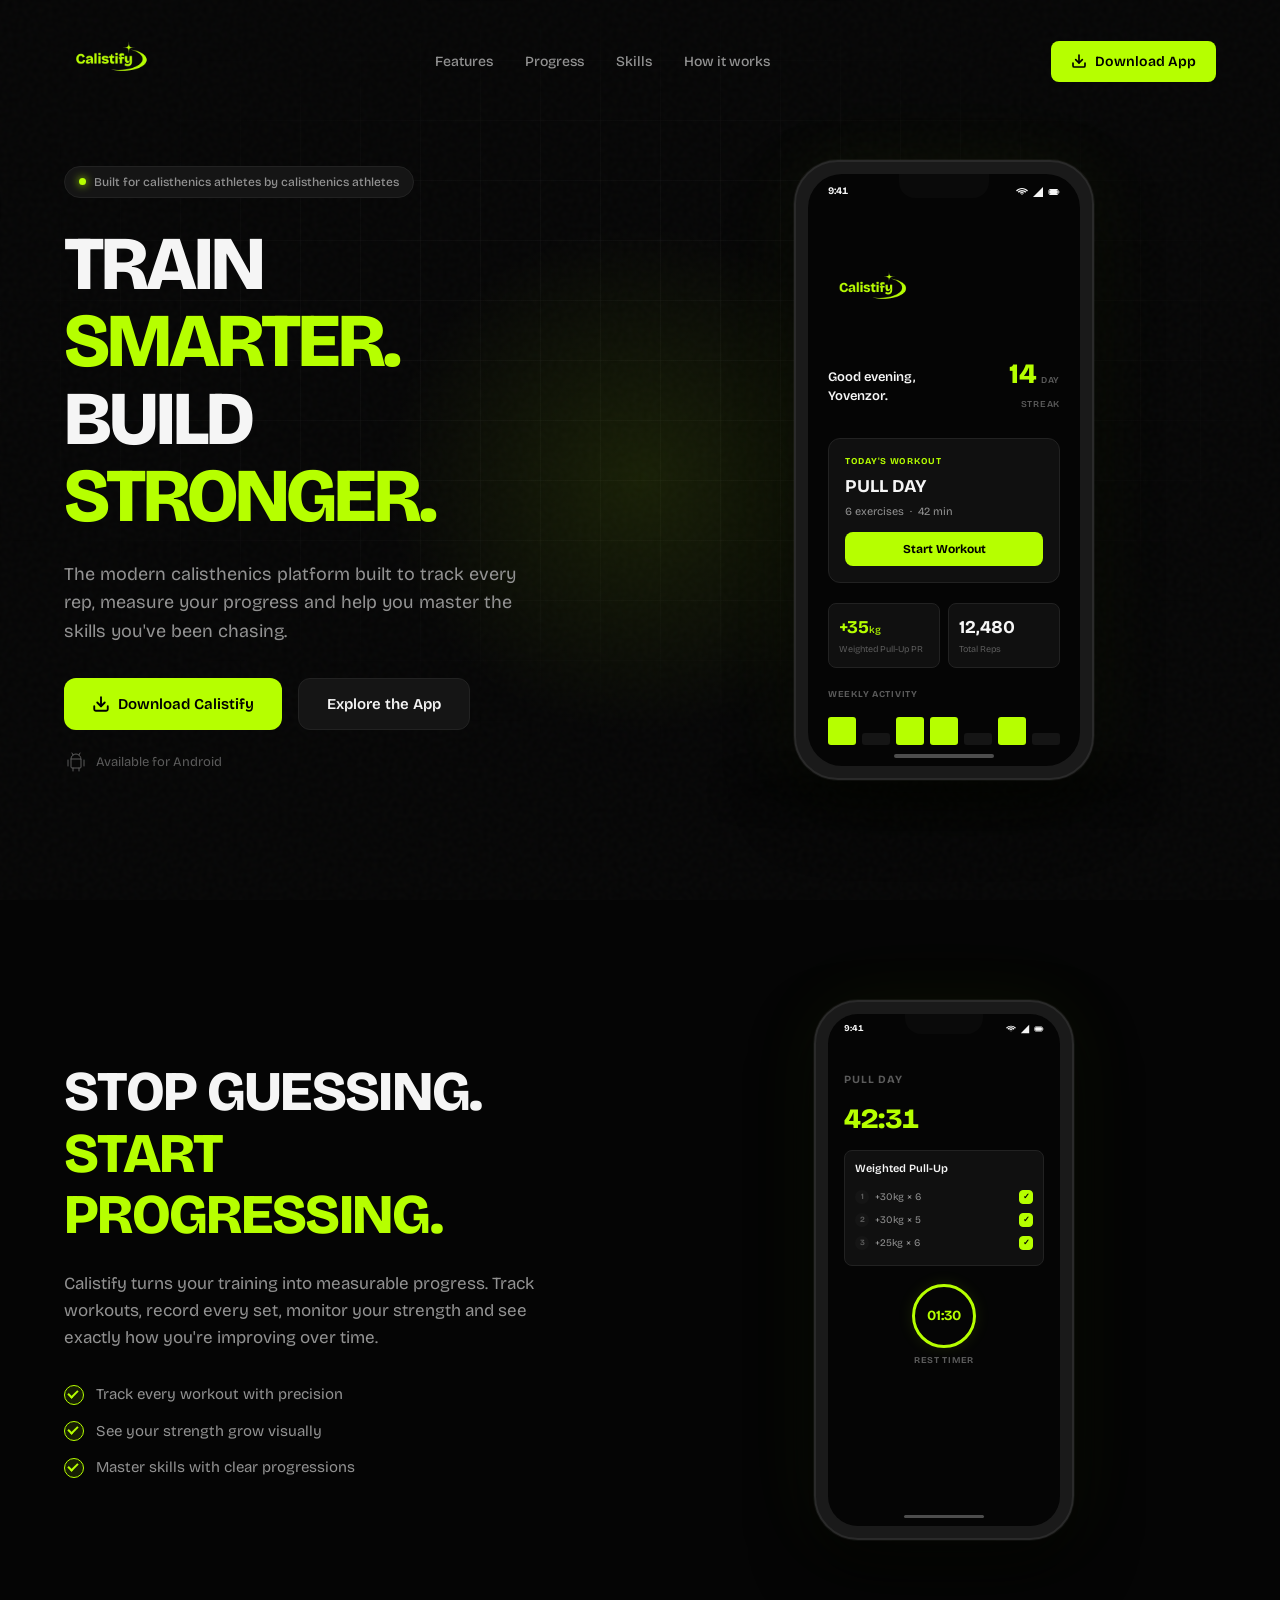
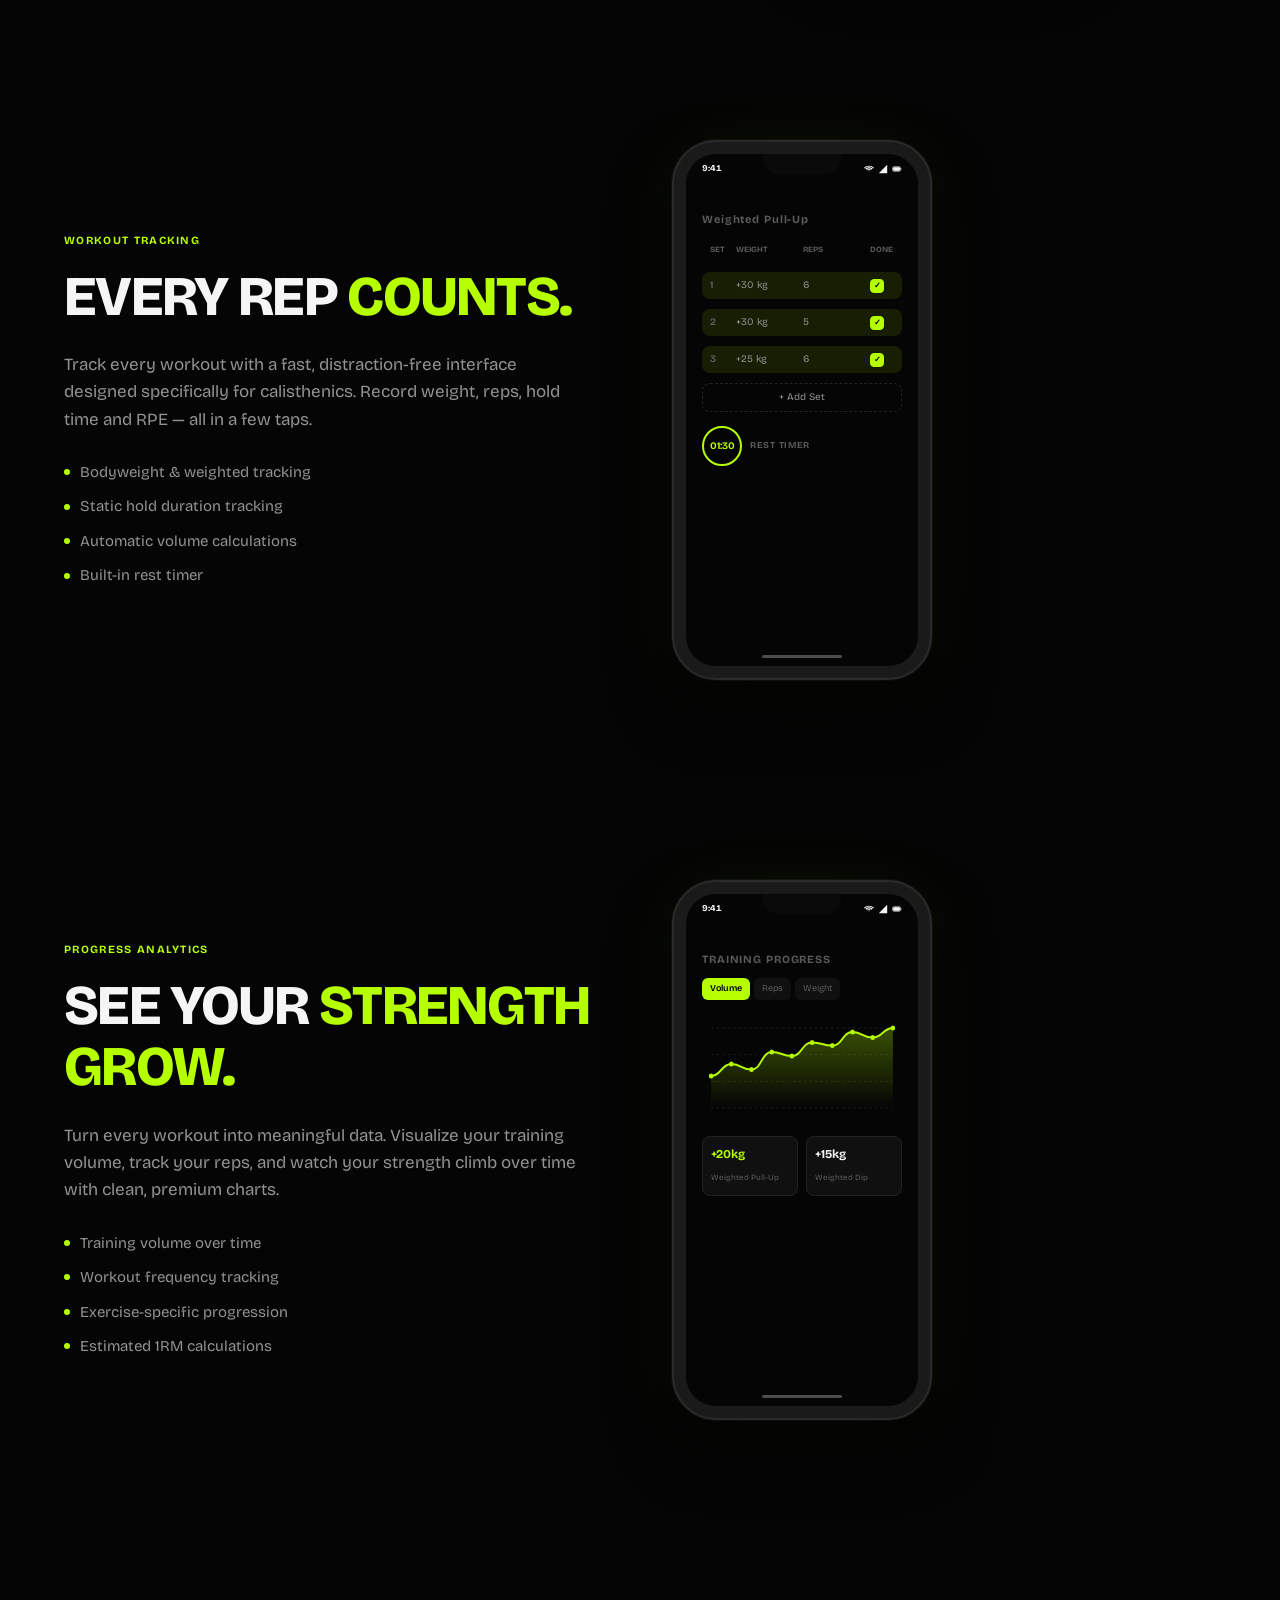
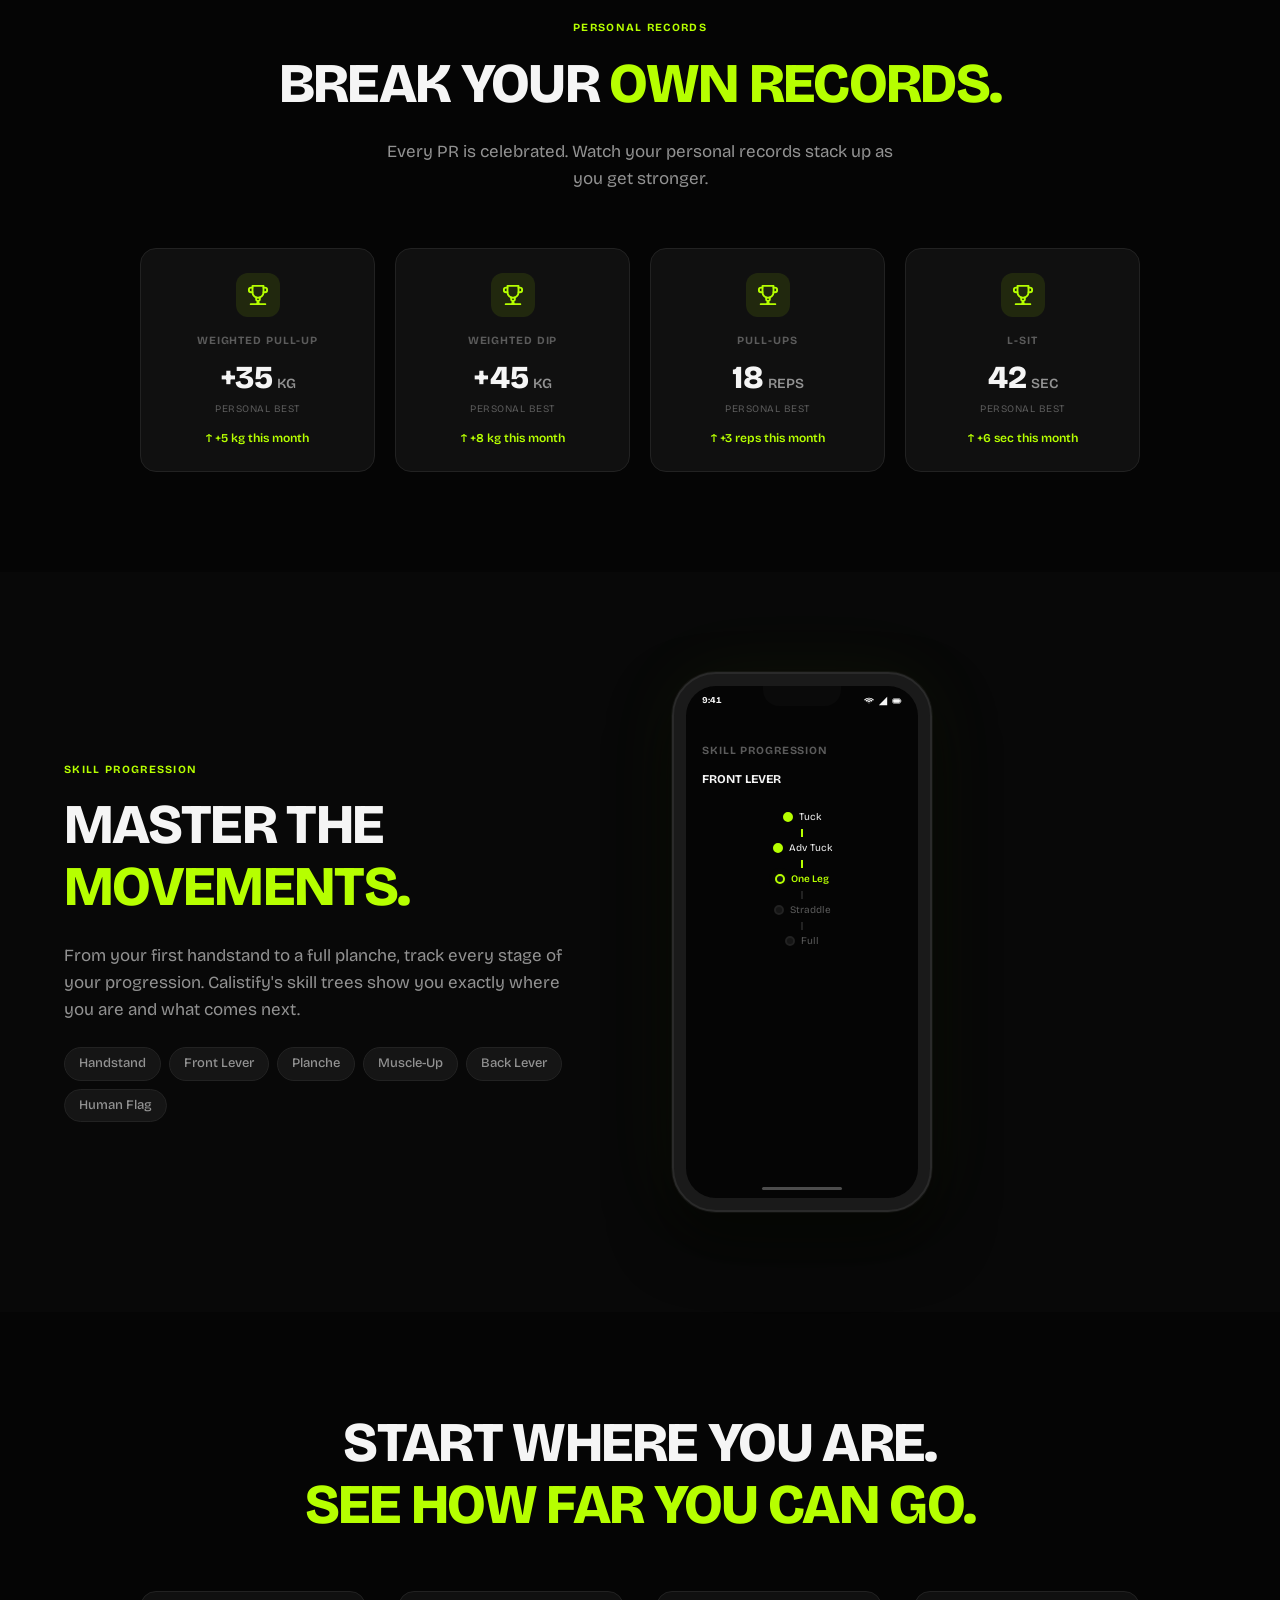
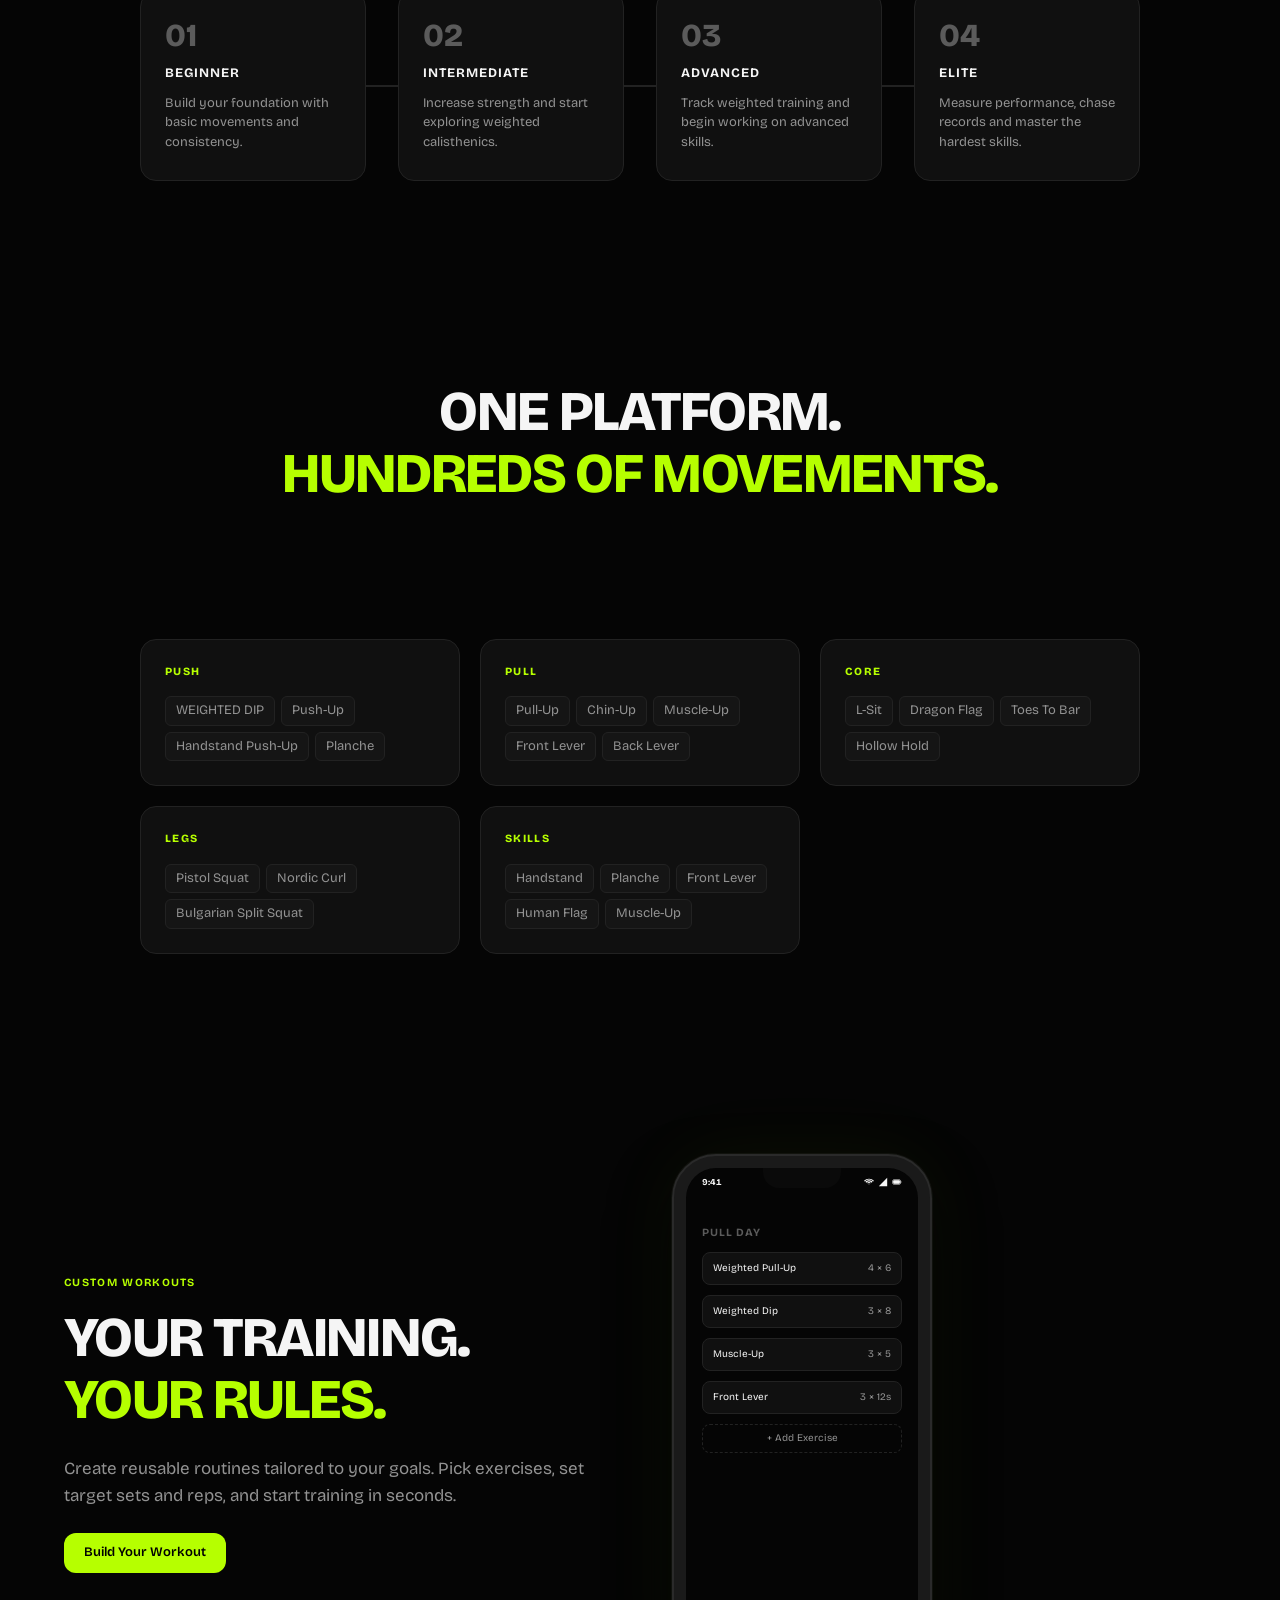
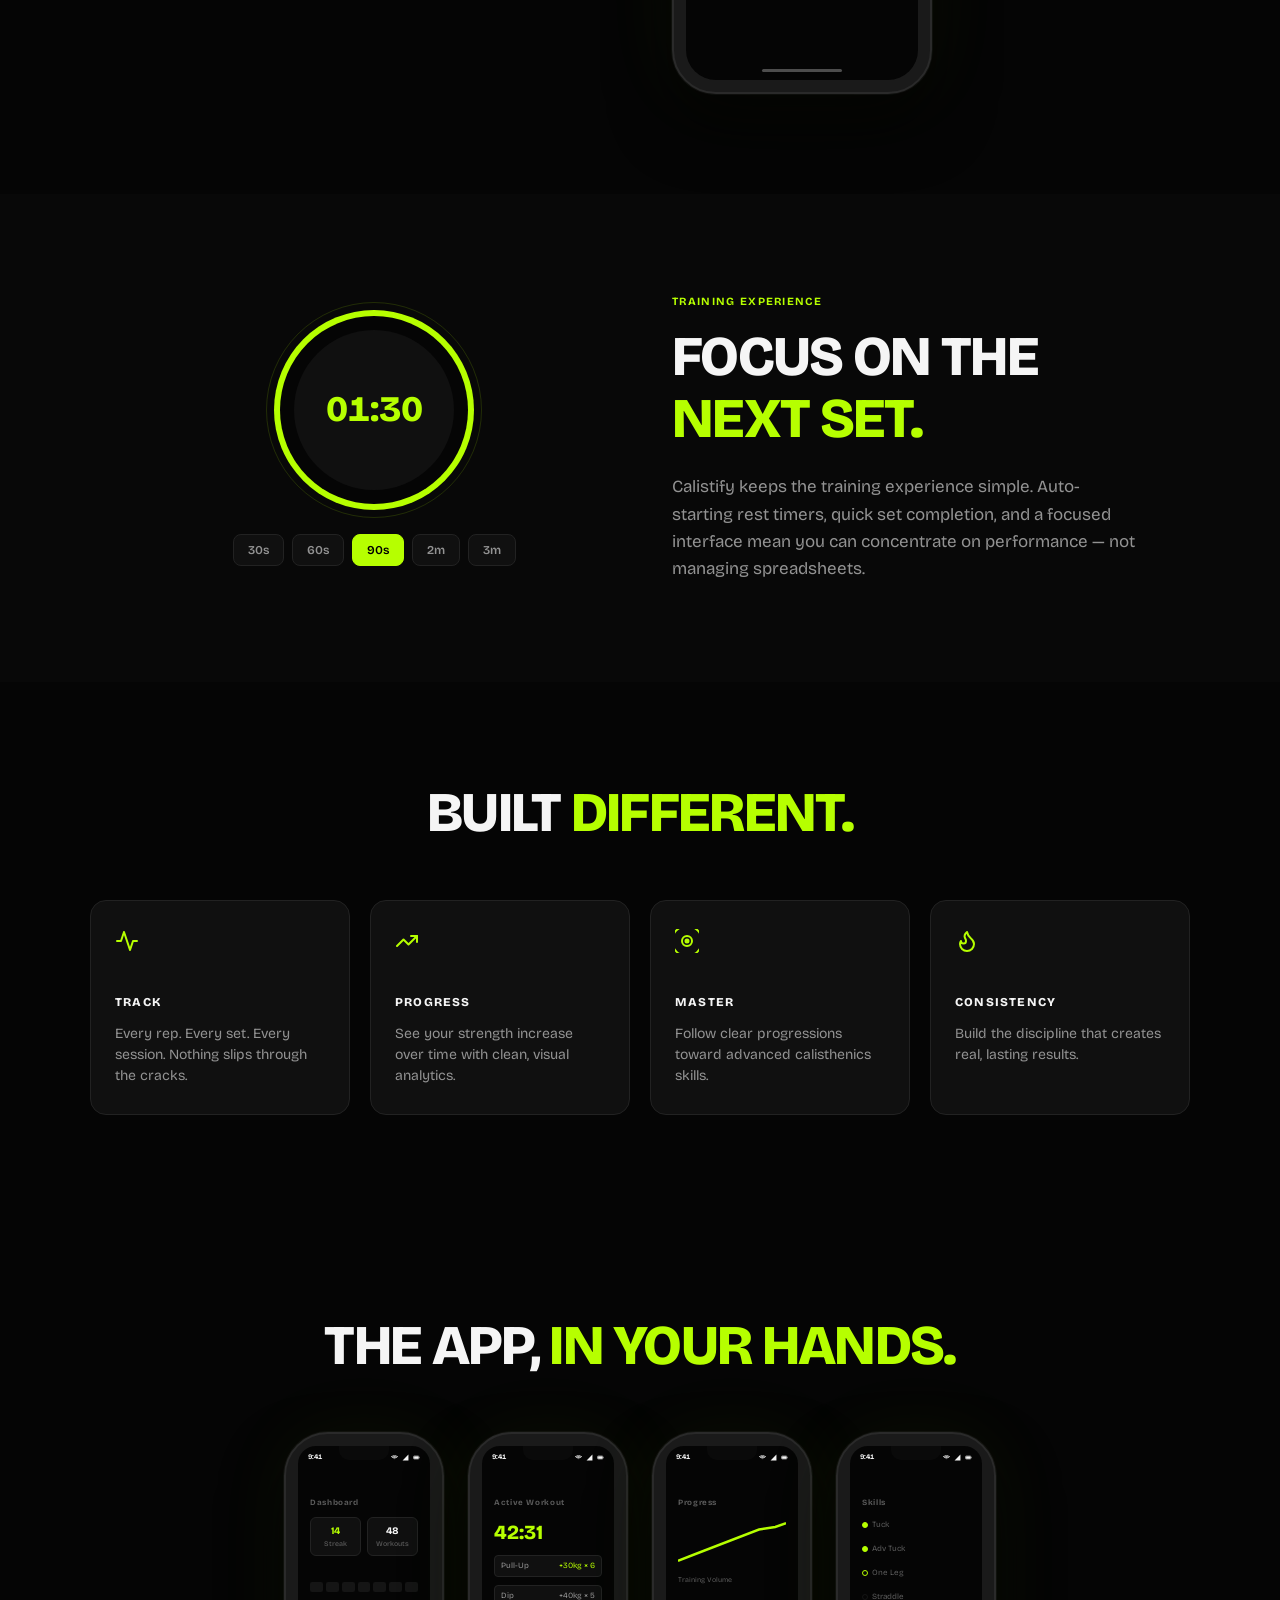
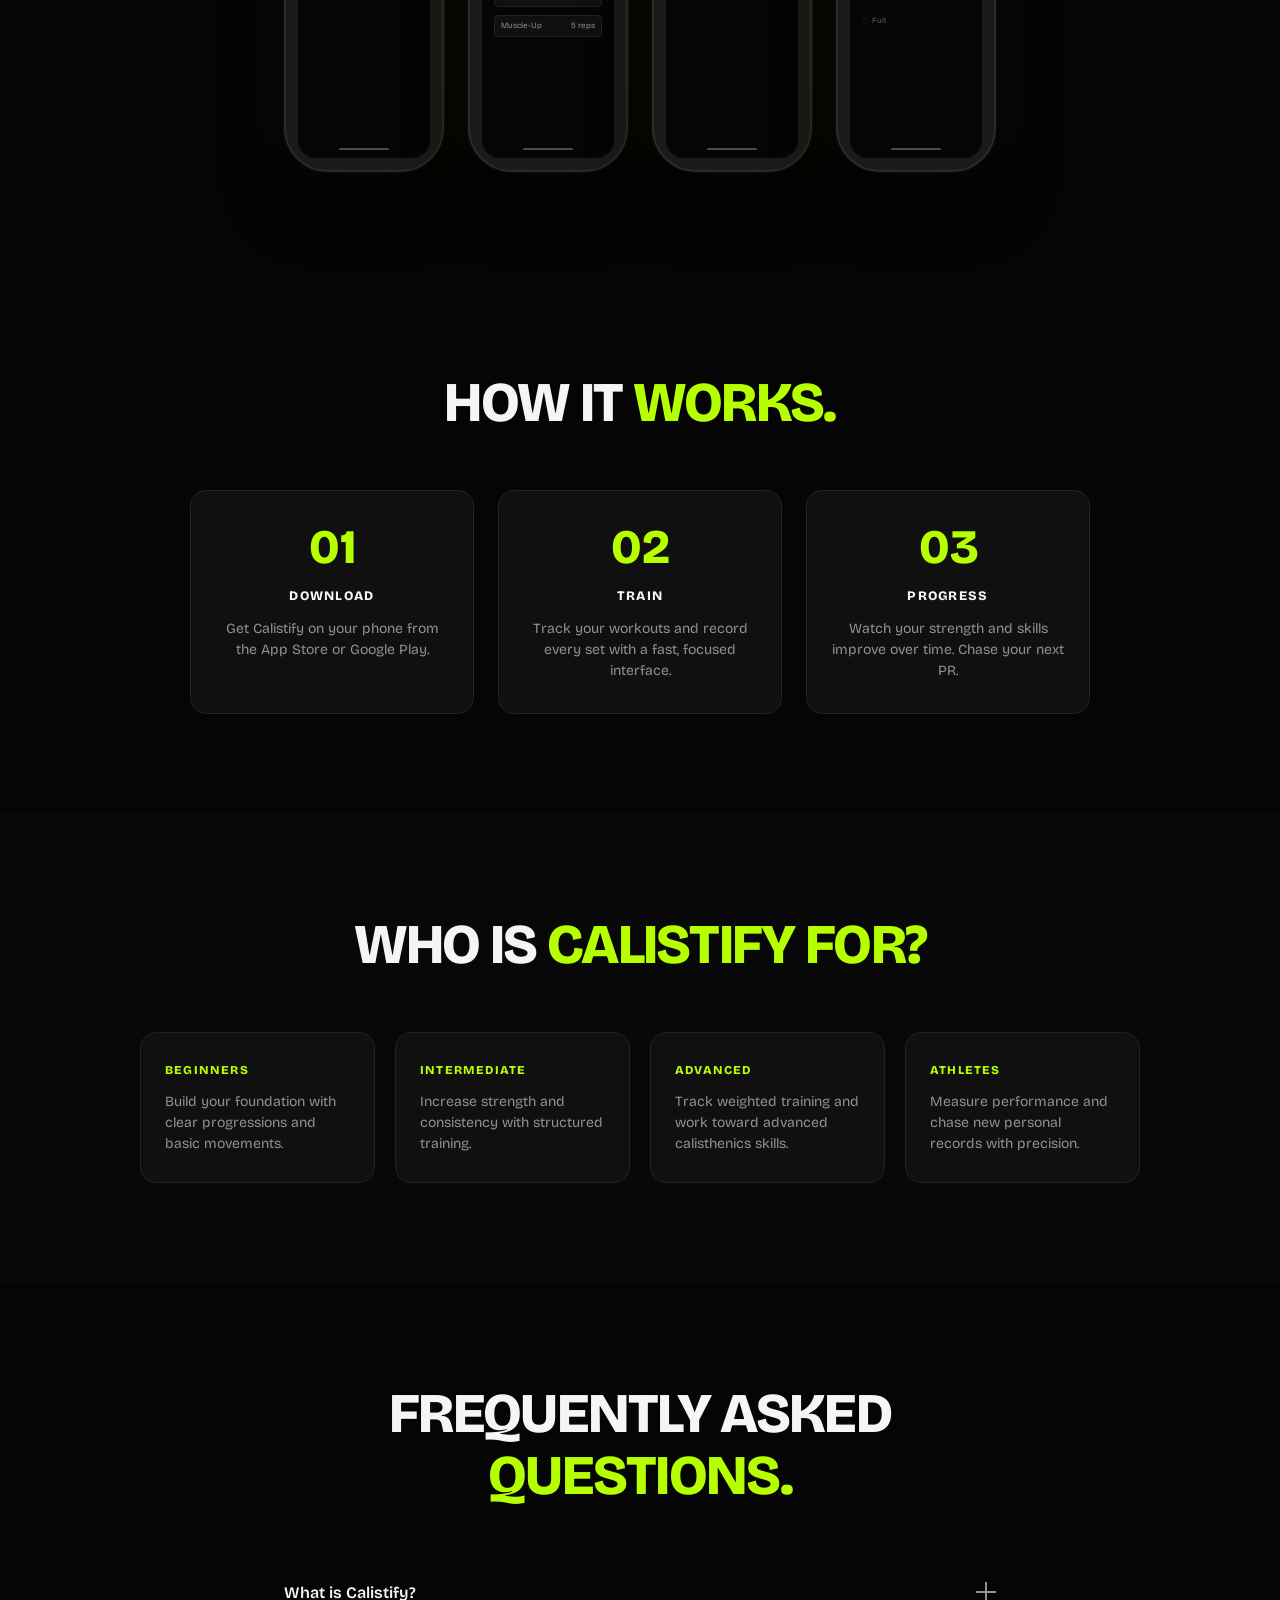
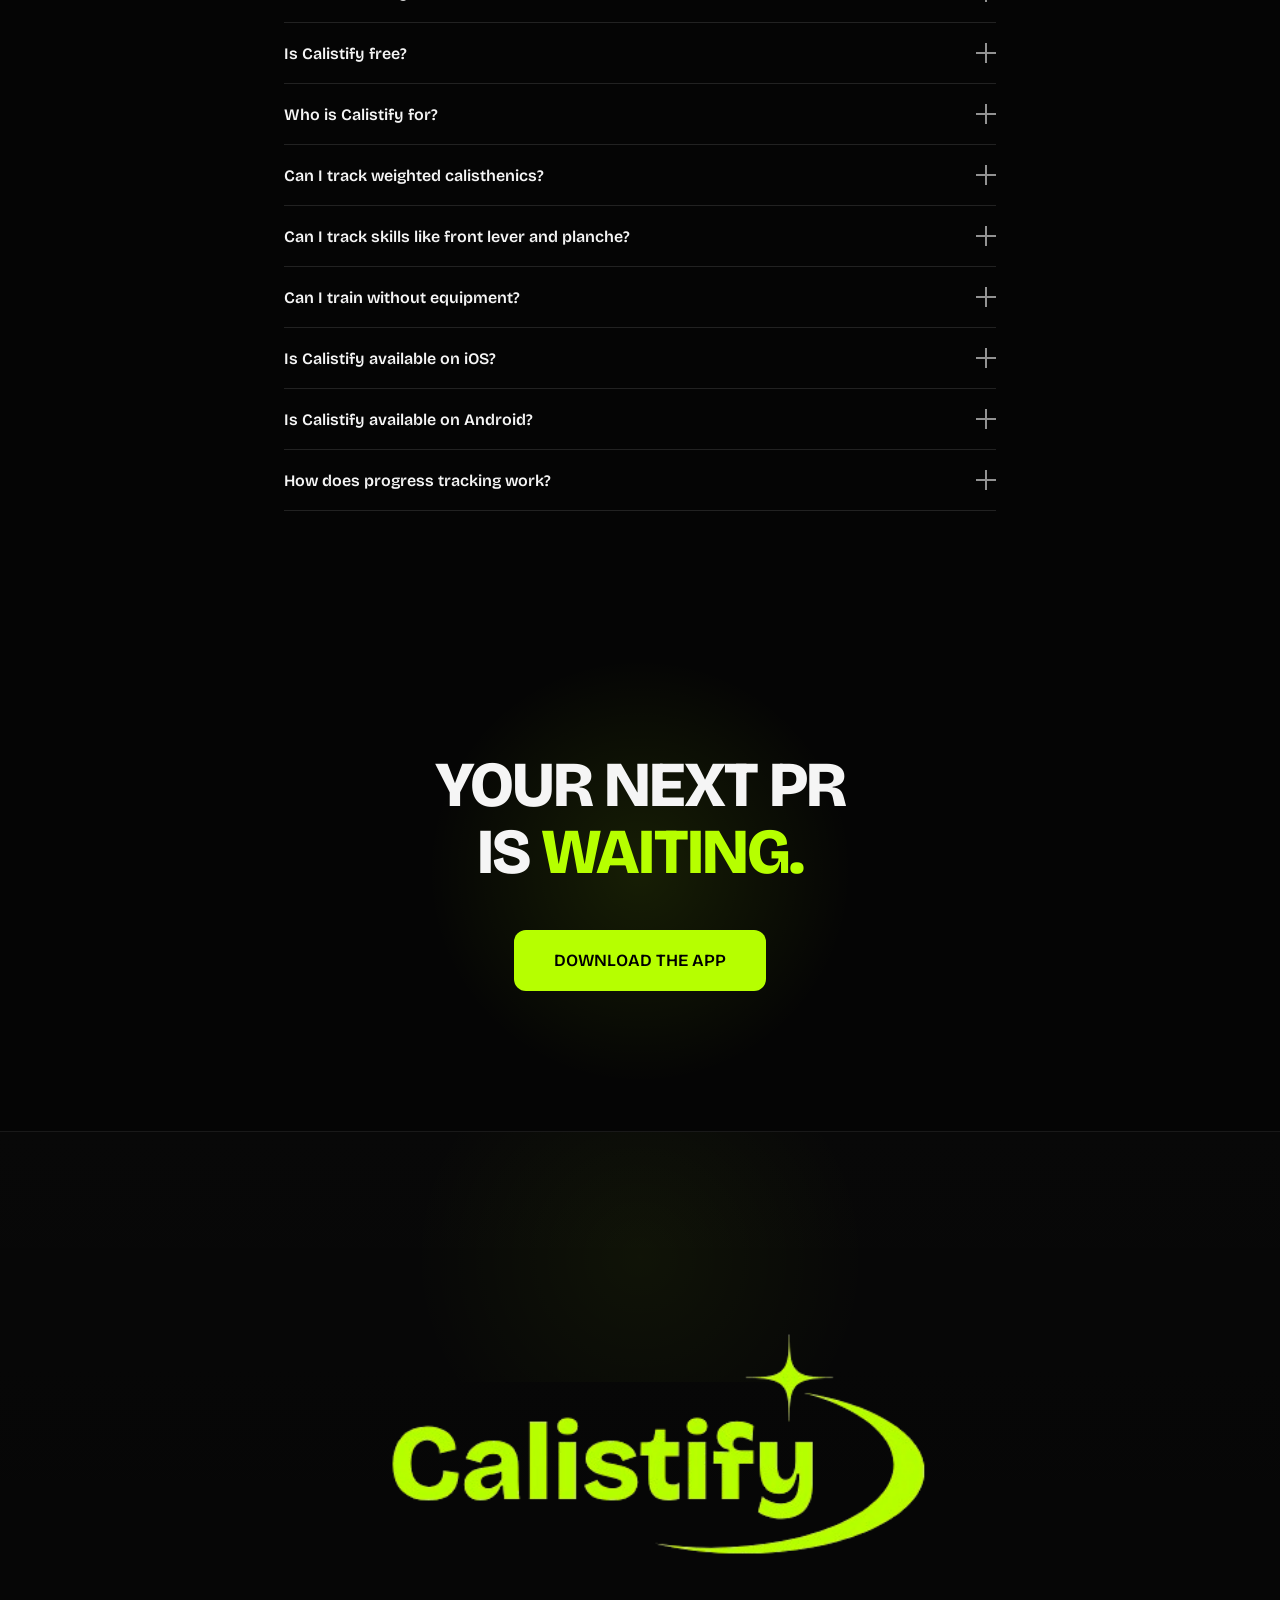
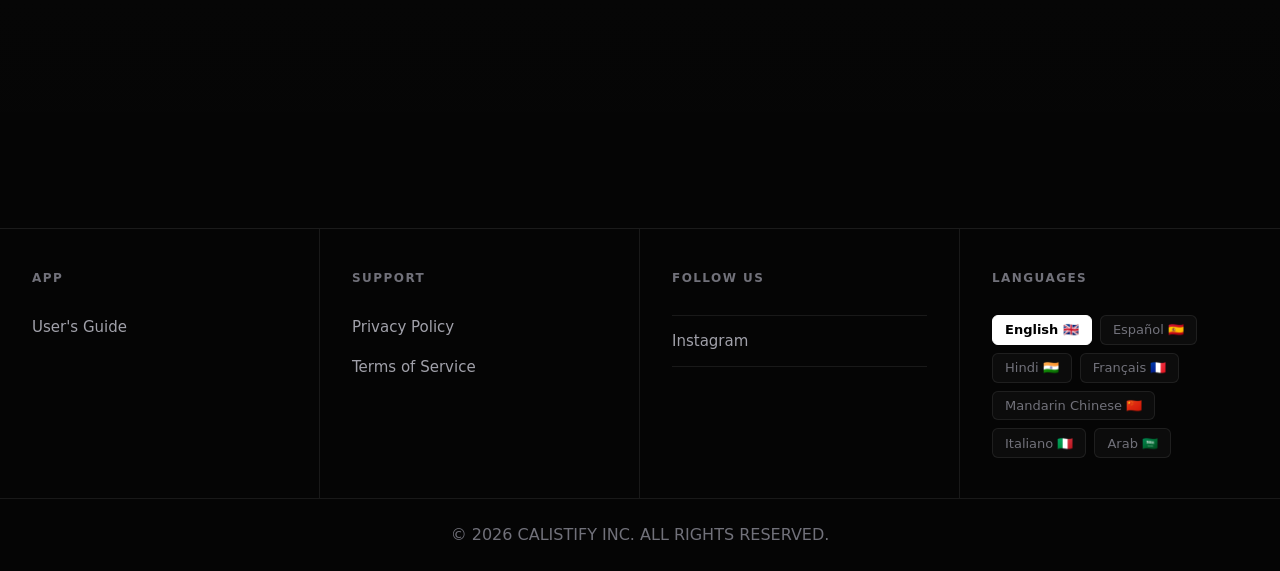
<file: index.html>
<!doctype html>
<html lang="en">
  <head>
    <meta charset="UTF-8" />
    <link rel="icon" type="image/svg+xml" href="./public/logo.png" />
    <meta name="viewport" content="width=device-width, initial-scale=1.0, viewport-fit=cover" />
    <title>Calistify | Train Smarter. Build Stronger.</title>
    <meta name="description" content="Calistify is the modern calisthenics app for tracking workouts, building strength, mastering skills and measuring your progress." />
    <meta property="og:title" content="Calistify | Train Smarter. Build Stronger." />
    <meta property="og:description" content="The modern calisthenics platform built to track every rep, measure your progress and help you master the skills you've been chasing." />
    <meta property="og:type" content="website" />
    <link rel="preconnect" href="https://fonts.googleapis.com">
    <link rel="preconnect" href="https://fonts.gstatic.com" crossorigin>
    <link href="https://fonts.googleapis.com/css2?family=Bricolage+Grotesque:opsz,wght@12..96,200..800&display=swap" rel="stylesheet">
    <link rel="stylesheet" href="./css/style.css" />
    <meta property="og:image" content="https://bolt.new/static/og_default.png">
    <meta name="twitter:card" content="summary_large_image">
    <meta name="twitter:image" content="https://bolt.new/static/og_default.png">
</head>
  <body>
    <!-- ============ NAVBAR ============ -->
    <nav id="navbar" class="navbar">
      <div class="nav-container">
        <a href="#" class="nav-logo" aria-label="Calistify home">
          <img width="90" height="90" src="./public/logo-transparent.png" alt="Calistify logo" class="logo-icon" />
        </a>
        <div class="nav-links" id="navLinks">
          <a href="#features" class="nav-link" data-i18n="nav.features">Features</a>
          <a href="#progress" class="nav-link" data-i18n="nav.progress">Progress</a>
          <a href="#skills" class="nav-link" data-i18n="nav.skills">Skills</a>
          <a href="#how-it-works" class="nav-link" data-i18n="nav.howItWorks">How it works</a>
        </div>
        <a href="#download" class="nav-cta">
          <svg width="16" height="16" viewBox="0 0 24 24" fill="none" stroke="currentColor" stroke-width="2.5" stroke-linecap="round" stroke-linejoin="round" aria-hidden="true"><path d="M21 15v4a2 2 0 0 1-2 2H5a2 2 0 0 1-2-2v-4"/><polyline points="7 10 12 15 17 10"/><line x1="12" y1="15" x2="12" y2="3"/></svg>
          <span data-i18n="nav.downloadApp">Download App</span>
        </a>
        <button class="nav-hamburger" id="hamburger" aria-label="Toggle menu" aria-expanded="false">
          <span></span><span></span><span></span>
        </button>
      </div>
    </nav>

    <!-- ============ HERO ============ -->
    <section id="hero" class="hero">
      <div class="hero-bg">
        <div class="hero-grid"></div>
        <div class="hero-glow"></div>
        <div class="hero-noise"></div>
      </div>
      <div class="hero-container">
        <div class="hero-content">
          <div class="hero-badge reveal">
            <span class="pulse-dot"></span>
            <span data-i18n="hero.badge">Built for calisthenics athletes by calisthenics athletes</span>
          </div>
          <h1 class="hero-title reveal" style="--delay:0.1s">
            <span data-i18n="hero.title1">TRAIN</span> <span class="lime" data-i18n="hero.title2">SMARTER.</span><br />
            <span data-i18n="hero.title3">BUILD</span> <span class="lime" data-i18n="hero.title4">STRONGER.</span>
          </h1>
          <p class="hero-subtitle reveal" style="--delay:0.2s" data-i18n="hero.subtitle">
            The modern calisthenics platform built to track every rep, measure your progress and help you master the skills you've been chasing.
          </p>
          <div class="hero-buttons reveal" style="--delay:0.3s">
            <a href="#download" class="btn btn-primary">
              <svg width="18" height="18" viewBox="0 0 24 24" fill="none" stroke="currentColor" stroke-width="2.5" stroke-linecap="round" stroke-linejoin="round"><path d="M21 15v4a2 2 0 0 1-2 2H5a2 2 0 0 1-2-2v-4"/><polyline points="7 10 12 15 17 10"/><line x1="12" y1="15" x2="12" y2="3"/></svg>
              <span data-i18n="hero.downloadCalistify">Download Calistify</span>
            </a>    
            <a href="#features" class="btn btn-secondary" data-i18n="hero.exploreApp">Explore the App</a>
          </div>
          <p class="hero-platforms reveal" style="--delay:0.4s">
            <svg xmlns="http://www.w3.org/2000/svg" width="24" height="24" viewBox="0 0 24 24" fill="none" stroke="currentColor" stroke-width="1" stroke-linecap="round" stroke-linejoin="round" class="icon icon-tabler icons-tabler-outline icon-tabler-brand-android"><path stroke="none" d="M0 0h24v24H0z" fill="none" /><path d="M4 10l0 6" /><path d="M20 10l0 6" /><path d="M7 9h10v8a1 1 0 0 1 -1 1h-8a1 1 0 0 1 -1 -1v-8a5 5 0 0 1 10 0" /><path d="M8 3l1 2" /><path d="M16 3l-1 2" /><path d="M9 18l0 3" /><path d="M15 18l0 3" /></svg>
            <span data-i18n="hero.availableAndroid">Available for Android</span>
          </p>
        </div>

        <!-- Phone Mockup -->
        <div class="hero-phone reveal" style="--delay:0.2s">
          <div class="phone-frame">
            <div class="phone-notch"></div>
            <div class="phone-screen">
              <div class="app-header">
                <div class="app-logo">
                  <img width="85" height="85" src="./public/logo-transparent.png" alt="Calistify logo" />
                </div>
              </div>
              <div class="app-greeting">
                <p class="app-greeting-text" data-i18n="phone.goodEvening">Good evening, Yovenzor.</p>
                <div class="app-streak">
                  <span class="app-streak-num">14</span>
                  <span class="app-streak-label" data-i18n="phone.dayStreak">DAY STREAK</span>
                </div>
              </div>
              <div class="app-today-card">
                <p class="app-today-label" data-i18n="phone.todaysWorkout">TODAY'S WORKOUT</p>
                <p class="app-today-name" data-i18n="phone.pullDay">PULL DAY</p>
                <div class="app-today-stats">
                  <span data-i18n="phone.exercises">6 exercises</span><span>·</span><span data-i18n="phone.min">42 min</span>
                </div>
                <div class="app-today-btn" data-i18n="phone.startWorkout">Start Workout</div>
              </div>
              <div class="app-stat-row">
                <div class="app-mini-stat">
                  <p class="app-mini-num lime">+35<span class="unit">kg</span></p>
                  <p class="app-mini-label" data-i18n="phone.weightedPullUpPR">Weighted Pull-Up PR</p>
                </div>
                <div class="app-mini-stat">
                  <p class="app-mini-num">12,480</p>
                  <p class="app-mini-label" data-i18n="phone.totalReps">Total Reps</p>
                </div>
              </div>
              <div class="app-activity">
                <p class="app-activity-label" data-i18n="phone.weeklyActivity">WEEKLY ACTIVITY</p>
                <div class="app-activity-bars">
                  <div class="bar active"></div><div class="bar"></div><div class="bar active"></div>
                  <div class="bar active"></div><div class="bar"></div><div class="bar active"></div><div class="bar"></div>
                </div>
              </div>
            </div>
          </div>
          <div class="phone-shadow"></div>
        </div>
      </div>
    </section>

    <!-- ============ INTRODUCTION ============ -->
    <section id="intro" class="section section-split ">
      <div class="container">
        <div class="split-layout">
          <div class="split-left">
            <h2 class="section-title reveal"><span data-i18n="intro.title1">STOP GUESSING.</span><br /><span class="lime" data-i18n="intro.title2">START PROGRESSING.</span></h2>
            <p class="section-text reveal" style="--delay:0.1s" data-i18n="intro.text">
              Calistify turns your training into measurable progress. Track workouts, record every set, monitor your strength and see exactly how you're improving over time.
            </p>
            <div class="intro-features reveal" style="--delay:0.2s">
              <div class="intro-feature"><span class="check-icon"></span><span data-i18n="intro.feature1">Track every workout with precision</span></div>
              <div class="intro-feature"><span class="check-icon"></span><span data-i18n="intro.feature2">See your strength grow visually</span></div>
              <div class="intro-feature"><span class="check-icon"></span><span data-i18n="intro.feature3">Master skills with clear progressions</span></div>
            </div>
          </div>
          <div class="split-right reveal" style="--delay:0.15s">
            <div class="phone-frame phone-sm">
              <div class="phone-notch"></div>
              <div class="phone-screen">
                <div class="mock-workout">
                  <p class="mock-title" data-i18n="mock.pullDay">PULL DAY</p>
                  <p class="mock-timer">42:31</p>
                  <div class="mock-exercise">
                    <p class="mock-ex-name" data-i18n="mock.weightedPullUp">Weighted Pull-Up</p>
                    <div class="mock-set"><span class="mock-set-num">1</span><span class="mock-set-val">+30kg × 6</span><span class="mock-check done"></span></div>
                    <div class="mock-set"><span class="mock-set-num">2</span><span class="mock-set-val">+30kg × 5</span><span class="mock-check done"></span></div>
                    <div class="mock-set"><span class="mock-set-num">3</span><span class="mock-set-val">+25kg × 6</span><span class="mock-check done"></span></div>
                  </div>
                  <div class="mock-rest">
                    <div class="mock-rest-ring"><span>01:30</span></div>
                    <p class="mock-rest-label" data-i18n="mock.restTimer">REST TIMER</p>
                  </div>
                </div>
              </div>
            </div>
          </div>
        </div>
      </div>
    </section>

    <!-- ============ FEATURE: WORKOUT TRACKING ============ -->
    <section id="features" class="section feature-section">
      <div class="container">
        <div class="feature-grid reverse">
          <div class="feature-phone reveal">
            <div class="phone-frame phone-sm">
              <div class="phone-notch"></div>
              <div class="phone-screen">
                <div class="mock-tracking">
                  <p class="mock-title" data-i18n="mock.weightedPullUp">WEIGHTED PULL-UP</p>
                  <div class="mock-set-row">
                    <span class="mock-set-head" data-i18n="ftTracking.set">Set</span><span class="mock-set-head" data-i18n="ftTracking.weight">Weight</span><span class="mock-set-head" data-i18n="ftTracking.reps">Reps</span><span class="mock-set-head" data-i18n="ftTracking.done">Done</span>
                  </div>
                  <div class="mock-set-row done">
                    <span class="mock-set-num-l">1</span><span>+30 kg</span><span>6</span><span class="mock-check done"></span>
                  </div>
                  <div class="mock-set-row done">
                    <span class="mock-set-num-l">2</span><span>+30 kg</span><span>5</span><span class="mock-check done"></span>
                  </div>
                  <div class="mock-set-row done">
                    <span class="mock-set-num-l">3</span><span>+25 kg</span><span>6</span><span class="mock-check done"></span>
                  </div>
                  <div class="mock-add-set" data-i18n="ftTracking.addSet">+ Add Set</div>
                  <div class="mock-rest-mini">
                    <div class="mock-rest-ring-sm"><span>01:30</span></div>
                    <span class="mock-rest-text" data-i18n="mock.restTimer">REST TIMER</span>
                  </div>
                </div>
              </div>
            </div>
          </div>
          <div class="feature-content reveal" style="--delay:0.1s">
            <p class="feature-label" data-i18n="ftTracking.label">WORKOUT TRACKING</p>
            <h2 class="section-title"><span data-i18n="ftTracking.title1">EVERY REP</span> <span class="lime" data-i18n="ftTracking.title2">COUNTS.</span></h2>
            <p class="section-text" data-i18n="ftTracking.text">Track every workout with a fast, distraction-free interface designed specifically for calisthenics. Record weight, reps, hold times and RPE — all in a few taps.</p>
            <div class="feature-bullets">
              <div class="feature-bullet"><span class="bullet-dot"></span><span data-i18n="ftTracking.bullet1">Bodyweight &amp; weighted tracking</span></div>
              <div class="feature-bullet"><span class="bullet-dot"></span><span data-i18n="ftTracking.bullet2">Static hold duration tracking</span></div>
              <div class="feature-bullet"><span class="bullet-dot"></span><span data-i18n="ftTracking.bullet3">Automatic volume calculations</span></div>
              <div class="feature-bullet"><span class="bullet-dot"></span><span data-i18n="ftTracking.bullet4">Built-in rest timer</span></div>
            </div>
          </div>
        </div>
      </div>
    </section>

    <!-- ============ FEATURE: PROGRESS ============ -->
    <section id="progress" class=" section feature-section">
      <div class="container">
        <div class="feature-grid">
          <div class="feature-content reveal">
            <p class="feature-label" data-i18n="ftProgress.label">PROGRESS ANALYTICS</p>
            <h2 class="section-title"><span data-i18n="ftProgress.title1">SEE YOUR</span> <span class="lime" data-i18n="ftProgress.title2">STRENGTH GROW.</span></h2>
            <p class="section-text" data-i18n="ftProgress.text">Turn every workout into meaningful data. Visualize your training volume, track your reps, and watch your strength climb over time with clean, premium charts.</p>
            <div class="feature-bullets">
              <div class="feature-bullet"><span class="bullet-dot"></span><span data-i18n="ftProgress.bullet1">Training volume over time</span></div>
              <div class="feature-bullet"><span class="bullet-dot"></span><span data-i18n="ftProgress.bullet2">Workout frequency tracking</span></div>
              <div class="feature-bullet"><span class="bullet-dot"></span><span data-i18n="ftProgress.bullet3">Exercise-specific progression</span></div>
              <div class="feature-bullet"><span class="bullet-dot"></span><span data-i18n="ftProgress.bullet4">Estimated 1RM calculations</span></div>
            </div>
          </div>
          <div class="feature-phone reveal" style="--delay:0.1s">
            <div class="phone-frame phone-sm">
              <div class="phone-notch"></div>
              <div class="phone-screen">
                <div class="mock-progress">
                  <p class="mock-title" data-i18n="ftProgress.trainingProgress">TRAINING PROGRESS</p>
                  <div class="mock-chart-tabs"><span class="active" data-i18n="ftProgress.volume">Volume</span><span data-i18n="ftProgress.repsTab">Reps</span><span data-i18n="ftProgress.weightTab">Weight</span></div>
                  <div class="mock-chart" id="mockChart"></div>
                  <div class="mock-progress-stats">
                    <div class="mock-ps"><span class="mock-ps-val lime">+20kg</span><span class="mock-ps-label" data-i18n="mock.weightedPullUp">Weighted Pull-Up</span></div>
                    <div class="mock-ps"><span class="mock-ps-val">+15kg</span><span class="mock-ps-label" data-i18n="ftProgress.weightedDip">Weighted Dip</span></div>
                  </div>
                </div>
              </div>
            </div>
          </div>
        </div>
      </div>
    </section>

    <!-- ============ FEATURE: PERSONAL RECORDS ============ -->
    <section id="records" class="section feature-section">
      <div class="container">
        <div class="section-center">
          <p class="feature-label reveal" data-i18n="ftRecords.label">PERSONAL RECORDS</p>
          <h2 class="section-title reveal" style="--delay:0.05s"><span data-i18n="ftRecords.title1">BREAK YOUR</span> <span class="lime" data-i18n="ftRecords.title2">OWN RECORDS.</span></h2>
          <p class="section-text center reveal" style="--delay:0.1s" data-i18n="ftRecords.text">Every PR is celebrated. Watch your personal records stack up as you get stronger.</p>
        </div>
        <div class="pr-grid">
          <div class="pr-card reveal">
            <div class="pr-icon">
              <svg width="22" height="22" viewBox="0 0 24 24" fill="none" stroke="currentColor" stroke-width="2" stroke-linecap="round" stroke-linejoin="round"><path d="M6 9H4.5a2.5 2.5 0 0 1 0-5H6"/><path d="M18 9h1.5a2.5 2.5 0 0 0 0-5H18"/><path d="M4 22h16"/><path d="M10 14.66V17c0 .55.47.98.97 1.21C12.15 18.75 13 20.24 13 22"/><path d="M14 14.66V17c0 .55-.47.98-.97 1.21C11.85 18.75 11 20.24 11 22"/><path d="M18 2H6v7a6 6 0 0 0 12 0V2Z"/></svg>
            </div>
            <p class="pr-exercise" data-i18n="ftRecords.weightedPullUp">WEIGHTED PULL-UP</p>
            <p class="pr-value">+35<span class="pr-unit" data-i18n="ftRecords.kg">KG</span></p>
            <p class="pr-best" data-i18n="ftRecords.personalBest">PERSONAL BEST</p>
            <p class="pr-change lime" data-i18n="ftRecords.monthChange1">↑ +5 kg this month</p>
          </div>
          <div class="pr-card reveal" style="--delay:0.1s">
            <div class="pr-icon">
              <svg width="22" height="22" viewBox="0 0 24 24" fill="none" stroke="currentColor" stroke-width="2" stroke-linecap="round" stroke-linejoin="round"><path d="M6 9H4.5a2.5 2.5 0 0 1 0-5H6"/><path d="M18 9h1.5a2.5 2.5 0 0 0 0-5H18"/><path d="M4 22h16"/><path d="M10 14.66V17c0 .55.47.98.97 1.21C12.15 18.75 13 20.24 13 22"/><path d="M14 14.66V17c0 .55-.47.98-.97 1.21C11.85 18.75 11 20.24 11 22"/><path d="M18 2H6v7a6 6 0 0 0 12 0V2Z"/></svg>
            </div>
            <p class="pr-exercise" data-i18n="ftRecords.weightedDip">WEIGHTED DIP</p>
            <p class="pr-value">+45<span class="pr-unit" data-i18n="ftRecords.kg">KG</span></p>
            <p class="pr-best" data-i18n="ftRecords.personalBest">PERSONAL BEST</p>
            <p class="pr-change lime" data-i18n="ftRecords.monthChange2">↑ +8 kg this month</p>
          </div>
          <div class="pr-card reveal" style="--delay:0.15s">
            <div class="pr-icon">
              <svg width="22" height="22" viewBox="0 0 24 24" fill="none" stroke="currentColor" stroke-width="2" stroke-linecap="round" stroke-linejoin="round"><path d="M6 9H4.5a2.5 2.5 0 0 1 0-5H6"/><path d="M18 9h1.5a2.5 2.5 0 0 0 0-5H18"/><path d="M4 22h16"/><path d="M10 14.66V17c0 .55.47.98.97 1.21C12.15 18.75 13 20.24 13 22"/><path d="M14 14.66V17c0 .55-.47.98-.97 1.21C11.85 18.75 11 20.24 11 22"/><path d="M18 2H6v7a6 6 0 0 0 12 0V2Z"/></svg>
            </div>
            <p class="pr-exercise" data-i18n="ftRecords.pullUps">PULL-UPS</p>
            <p class="pr-value">18<span class="pr-unit" data-i18n="ftRecords.repsUnit">REPS</span></p>
            <p class="pr-best" data-i18n="ftRecords.personalBest">PERSONAL BEST</p>
            <p class="pr-change lime" data-i18n="ftRecords.monthChange3">↑ +3 reps this month</p>
          </div>
          <div class="pr-card reveal" style="--delay:0.2s">
            <div class="pr-icon">
              <svg width="22" height="22" viewBox="0 0 24 24" fill="none" stroke="currentColor" stroke-width="2" stroke-linecap="round" stroke-linejoin="round"><path d="M6 9H4.5a2.5 2.5 0 0 1 0-5H6"/><path d="M18 9h1.5a2.5 2.5 0 0 0 0-5H18"/><path d="M4 22h16"/><path d="M10 14.66V17c0 .55.47.98.97 1.21C12.15 18.75 13 20.24 13 22"/><path d="M14 14.66V17c0 .55-.47.98-.97 1.21C11.85 18.75 11 20.24 11 22"/><path d="M18 2H6v7a6 6 0 0 0 12 0V2Z"/></svg>
            </div>
            <p class="pr-exercise" data-i18n="ftRecords.lSit">L-SIT</p>
            <p class="pr-value">42<span class="pr-unit" data-i18n="ftRecords.sec">SEC</span></p>
            <p class="pr-best" data-i18n="ftRecords.personalBest">PERSONAL BEST</p>
            <p class="pr-change lime" data-i18n="ftRecords.monthChange4">↑ +6 sec this month</p>
          </div>
        </div>
      </div>
    </section>

    <!-- ============ FEATURE: SKILLS ============ -->
    <section id="skills" class=" section feature-section section-dark">
      <div class="container">
        <div class="feature-grid reverse">
          <div class="feature-phone reveal">
            <div class="phone-frame phone-sm">
              <div class="phone-notch"></div>
              <div class="phone-screen">
                <div class="mock-skills">
                  <p class="mock-title" data-i18n="ftSkills.skillProgression">SKILL PROGRESSION</p>
                  <p class="mock-skill-name" data-i18n="ftSkills.frontLever">FRONT LEVER</p>
                  <div class="mock-skill-tree">
                    <div class="mock-skill-node done"><span class="mock-skill-dot"></span><span data-i18n="ftSkills.tuck">Tuck</span></div>
                    <div class="mock-skill-line done"></div>
                    <div class="mock-skill-node done"><span class="mock-skill-dot"></span><span data-i18n="ftSkills.advTuck">Adv Tuck</span></div>
                    <div class="mock-skill-line done"></div>
                    <div class="mock-skill-node current"><span class="mock-skill-dot"></span><span data-i18n="ftSkills.oneLeg">One Leg</span></div>
                    <div class="mock-skill-line"></div>
                    <div class="mock-skill-node locked"><span class="mock-skill-dot"></span><span data-i18n="ftSkills.straddle">Straddle</span></div>
                    <div class="mock-skill-line"></div>
                    <div class="mock-skill-node locked"><span class="mock-skill-dot"></span><span data-i18n="ftSkills.full">Full</span></div>
                  </div>
                </div>
              </div>
            </div>
          </div>
          <div class="feature-content reveal" style="--delay:0.1s">
            <p class="feature-label" data-i18n="ftSkills.label">SKILL PROGRESSION</p>
            <h2 class="section-title"><span data-i18n="ftSkills.title1">MASTER THE</span> <span class="lime" data-i18n="ftSkills.title2">MOVEMENTS.</span></h2>
            <p class="section-text" data-i18n="ftSkills.text">From your first handstand to a full planche, track every stage of your progression. Calistify's skill trees show you exactly where you are and what comes next.</p>
            <div class="skill-tags">
              <span class="skill-tag" data-i18n="ftSkills.handstand">Handstand</span>
              <span class="skill-tag" data-i18n="ftSkills.frontLeverTag">Front Lever</span>
              <span class="skill-tag" data-i18n="ftSkills.planche">Planche</span>
              <span class="skill-tag" data-i18n="ftSkills.muscleUp">Muscle-Up</span>
              <span class="skill-tag" data-i18n="ftSkills.backLever">Back Lever</span>
              <span class="skill-tag" data-i18n="ftSkills.humanFlag">Human Flag</span>
            </div>
          </div>
        </div>
      </div>
    </section>

    <!-- ============ BEGINNER TO ELITE ============ -->
    <section class=" section section-levels">
      <div class="container">
        <div class="section-center">
          <h2 class="section-title reveal"><span data-i18n="levels.title1">START WHERE YOU ARE.</span><br /><span class="lime" data-i18n="levels.title2">SEE HOW FAR YOU CAN GO.</span></h2>
        </div>
        <div class="levels-track">
          <div class="level-card reveal">
            <div class="level-num">01</div>
            <p class="level-name" data-i18n="levels.beginner">BEGINNER</p>
            <p class="level-desc" data-i18n="levels.beginnerDesc">Build your foundation with basic movements and consistency.</p>
          </div>
          <div class="level-connector reveal" style="--delay:0.1s"></div>
          <div class="level-card reveal" style="--delay:0.15s">
            <div class="level-num">02</div>
            <p class="level-name" data-i18n="levels.intermediate">INTERMEDIATE</p>
            <p class="level-desc" data-i18n="levels.intermediateDesc">Increase strength and start exploring weighted calisthenics.</p>
          </div>
          <div class="level-connector reveal" style="--delay:0.2s"></div>
          <div class="level-card reveal" style="--delay:0.25s">
            <div class="level-num">03</div>
            <p class="level-name" data-i18n="levels.advanced">ADVANCED</p>
            <p class="level-desc" data-i18n="levels.advancedDesc">Track weighted training and begin working on advanced skills.</p>
          </div>
          <div class="level-connector reveal" style="--delay:0.3s"></div>
          <div class="level-card reveal" style="--delay:0.35s">
            <div class="level-num lime-text">04</div>
            <p class="level-name" data-i18n="levels.elite">ELITE</p>
            <p class="level-desc" data-i18n="levels.eliteDesc">Measure performance, chase records and master the hardest skills.</p>
          </div>
        </div>
      </div>
    </section>

    <!-- ============ EXERCISE LIBRARY ============ -->
    <section id="library" class="  section">
      <div class="container">
        <div class="section-center">
          <h2 class="section-title reveal"><span data-i18n="exLib.title1">ONE PLATFORM.</span><br /><span class="lime" data-i18n="exLib.title2">HUNDREDS OF MOVEMENTS.</span></h2>
          <p class="section-text center reveal" style="--delay:0.05s" data-i18n="exLib.text">A complete calisthenics exercise library, organized by category and difficulty.</p>
        </div>
        <div class="exercise-grid">
          <div class="exercise-card reveal">
            <p class="ex-card-cat lime" data-i18n="exLib.push">PUSH</p>
            <div class="ex-card-list"><span data-i18n="ftRecords.weightedDip">Dip</span><span data-i18n="exLib.pushUp">Push-Up</span><span data-i18n="exLib.handstandPushUp">Handstand Push-Up</span><span data-i18n="ftSkills.planche">Planche</span></div>
          </div>
          <div class="exercise-card reveal" style="--delay:0.05s">
            <p class="ex-card-cat lime" data-i18n="exLib.pull">PULL</p>
            <div class="ex-card-list"><span>Pull-Up</span><span data-i18n="exLib.chinUp">Chin-Up</span><span data-i18n="ftSkills.muscleUp">Muscle-Up</span><span data-i18n="exLib.frontLever">Front Lever</span><span data-i18n="exLib.backLever">Back Lever</span></div>
          </div>
          <div class="exercise-card reveal" style="--delay:0.1s">
            <p class="ex-card-cat lime" data-i18n="exLib.core">CORE</p>
            <div class="ex-card-list"><span data-i18n="exLib.lSit">L-Sit</span><span data-i18n="exLib.dragonflag">Dragon Flag</span><span data-i18n="exLib.toesToBar">Toes To Bar</span><span data-i18n="exLib.hollowHold">Hollow Hold</span></div>
          </div>
          <div class="exercise-card reveal" style="--delay:0.15s">
            <p class="ex-card-cat lime" data-i18n="exLib.legs">LEGS</p>
            <div class="ex-card-list"><span data-i18n="exLib.pistolSquat">Pistol Squat</span><span data-i18n="exLib.nordicCurl">Nordic Curl</span><span data-i18n="exLib.bulgarianSplitSquat">Bulgarian Split Squat</span></div>
          </div>
          <div class="exercise-card reveal" style="--delay:0.2s">
            <p class="ex-card-cat lime" data-i18n="exLib.skills">SKILLS</p>
            <div class="ex-card-list"><span data-i18n="ftSkills.handstand">Handstand</span><span data-i18n="ftSkills.planche">Planche</span><span data-i18n="exLib.frontLever">Front Lever</span><span data-i18n="exLib.humanFlag">Human Flag</span><span data-i18n="ftSkills.muscleUp">Muscle-Up</span></div>
          </div>
        </div>
      </div>
    </section>

    <!-- ============ CUSTOM WORKOUTS ============ -->
    <section class=" section feature-section">
      <div class="container">
        <div class="feature-grid">
          <div class="feature-content reveal">
            <p class="feature-label" data-i18n="custom.label">CUSTOM WORKOUTS</p>
            <h2 class="section-title"><span data-i18n="custom.title1">YOUR TRAINING.</span><br /><span class="lime" data-i18n="custom.title2">YOUR RULES.</span></h2>
            <p class="section-text" data-i18n="custom.text">Create reusable routines tailored to your goals. Pick exercises, set target sets and reps, and start training in seconds.</p>
            <br>
            <a href="#download" class="btn btn-primary btn-small" data-i18n="custom.buildWorkout">Build Your Workout</a>
          </div>
          <div class="feature-phone reveal" style="--delay:0.1s">
            <div class="phone-frame phone-sm">
              <div class="phone-notch"></div>
              <div class="phone-screen">
                <div class="mock-custom">
                  <p class="mock-title" data-i18n="mock.pullDay">PULL DAY</p>
                  <div class="mock-custom-ex"><span data-i18n="mock.weightedPullUp">Weighted Pull-Up</span><span class="mock-custom-sets">4 × 6</span></div>
                  <div class="mock-custom-ex"><span data-i18n="ftProgress.weightedDip">Weighted Dip</span><span class="mock-custom-sets">3 × 8</span></div>
                  <div class="mock-custom-ex"><span data-i18n="ftSkills.muscleUp">Muscle-Up</span><span class="mock-custom-sets">3 × 5</span></div>
                  <div class="mock-custom-ex"><span data-i18n="exLib.frontLever">Front Lever</span><span class="mock-custom-sets">3 × 12s</span></div>
                  <div class="mock-custom-add" data-i18n="custom.addExercise">+ Add Exercise</div>
                </div>
              </div>
            </div>
          </div>
        </div>
      </div>
    </section>

    <!-- ============ REST TIMER ============ -->
    <section class="section section-rest">
      <div class="container">
        <div class="rest-layout">
          <div class="rest-timer-visual reveal">
            <div class="rest-ring-outer">
              <div class="rest-ring-inner">
                <span class="rest-time">01:30</span>
              </div>  
            </div>
            <div class="rest-quick-btns" id="restQuickBtns">
              <button data-seconds="30">30s</button>
              <button data-seconds="60">60s</button>
              <button data-seconds="90" class="active">90s</button>
              <button data-seconds="120">2m</button>
              <button data-seconds="180">3m</button>
            </div>
          </div>
          <div class="rest-content reveal" style="--delay:0.1s">
            <p class="feature-label" data-i18n="rest.label">TRAINING EXPERIENCE</p>
            <h2 class="section-title"><span data-i18n="rest.title1">FOCUS ON THE</span> <span class="lime" data-i18n="rest.title2">NEXT SET.</span></h2>
            <p class="section-text" data-i18n="rest.text">Calistify keeps the training experience simple. Auto-starting rest timers, quick set completion, and a focused interface mean you can concentrate on performance — not managing spreadsheets.</p>
          </div>
        </div>
      </div>
    </section>

    <!-- ============ WHY CALISTIFY ============ -->
    <section class="section section-why">
      <div class="container">
        <div class="section-center">
          <h2 class="section-title reveal"><span data-i18n="why.title">BUILT</span> <span class="lime" data-i18n="why.title2">DIFFERENT.</span></h2>
        </div>
        <div class="why-grid">
          <div class="why-card reveal">
            <div class="why-icon"><svg width="24" height="24" viewBox="0 0 24 24" fill="none" stroke="currentColor" stroke-width="2" stroke-linecap="round" stroke-linejoin="round"><path d="M22 12h-4l-3 9L9 3l-3 9H2"/></svg></div>
            <h3 class="why-title" data-i18n="why.track">TRACK</h3>
            <p class="why-desc" data-i18n="why.trackDesc">Every rep. Every set. Every session. Nothing slips through the cracks.</p>
          </div>
          <div class="why-card reveal" style="--delay:0.1s">
            <div class="why-icon"><svg width="24" height="24" viewBox="0 0 24 24" fill="none" stroke="currentColor" stroke-width="2" stroke-linecap="round" stroke-linejoin="round"><polyline points="22 7 13.5 15.5 8.5 10.5 2 17"/><polyline points="16 7 22 7 22 13"/></svg></div>
            <h3 class="why-title" data-i18n="why.progress">PROGRESS</h3>
            <p class="why-desc" data-i18n="why.progressDesc">See your strength increase over time with clean, visual analytics.</p>
          </div>
          <div class="why-card reveal" style="--delay:0.15s">
            <div class="why-icon"><svg width="24" height="24" viewBox="0 0 24 24" fill="none" stroke="currentColor" stroke-width="2" stroke-linecap="round" stroke-linejoin="round"><circle cx="12" cy="12" r="15"/><circle cx="12" cy="12" r="5"/><circle cx="12" cy="12" r="1.5" fill="currentColor"/></svg></div>
            <h3 class="why-title" data-i18n="why.master">MASTER</h3>
            <p class="why-desc" data-i18n="why.masterDesc">Follow clear progressions toward advanced calisthenics skills.</p>
          </div>
          <div class="why-card reveal" style="--delay:0.2s">
            <div class="why-icon"><svg width="24" height="24" viewBox="0 0 24 24" fill="none" stroke="currentColor" stroke-width="2" stroke-linecap="round" stroke-linejoin="round"><path d="M8.5 14.5A2.5 2.5 0 0 0 11 12c0-1.38-.5-2-1-3-1.072-2.143-.224-4.054 2-6 .5 2.5 2 4.9 4 6.5 2 1.6 3 3.5 3 5.5a7 7 0 1 1-14 0c0-1.153.433-2.294 1-3a2.5 2.5 0 0 0 2.5 2.5z"/></svg></div>
            <h3 class="why-title" data-i18n="why.consistency">CONSISTENCY</h3>
            <p class="why-desc" data-i18n="why.consistencyDesc">Build the discipline that creates real, lasting results.</p>
          </div>
        </div>
      </div>
    </section>

    <!-- ============ APP SHOWCASE ============ -->
    <section class="section section-showcase">
      <div class="container">
        <div class="section-center">
          <h2 class="section-title reveal"><span data-i18n="showcase.title1">THE APP,</span> <span class="lime" data-i18n="showcase.title2">IN YOUR HANDS.</span></h2>
        </div>
        <div class="showcase-row">
          <div class="showcase-phone reveal" style="--rot:-4deg;--delay:0s">
            <div class="phone-frame phone-xs">
              <div class="phone-notch"></div>
              <div class="phone-screen">
                <div class="mock-mini-dashboard">
                  <p class="mock-mini-title" data-i18n="showcase.dashboard">Dashboard</p>
                  <div class="mock-mini-stats"><div class="mock-mini-stat"><span class="lime">14</span><span data-i18n="showcase.streak">Streak</span></div><div class="mock-mini-stat"><span>48</span><span data-i18n="showcase.workouts">Workouts</span></div></div>
                  <div class="mock-mini-bars"><div></div><div class="lime-bg"></div><div></div><div class="lime-bg"></div><div></div><div class="lime-bg"></div><div></div></div>
                </div>
              </div>
            </div>
          </div>
          <div class="showcase-phone reveal" style="--rot:2deg;--delay:0.1s">
            <div class="phone-frame phone-xs">
              <div class="phone-notch"></div>
              <div class="phone-screen">
                <div class="mock-mini-workout">
                  <p class="mock-mini-title" data-i18n="showcase.activeWorkout">Active Workout</p>
                  <p class="mock-mini-timer lime">42:31</p>
                  <div class="mock-mini-set"><span>Pull-Up</span><span class="lime">+30kg × 6</span></div>
                  <div class="mock-mini-set"><span>Dip</span><span>+40kg × 5</span></div>
                  <div class="mock-mini-set"><span>Muscle-Up</span><span data-i18n="showcase.reps">5 reps</span></div>
                </div>
              </div>
            </div>
          </div>
          <div class="showcase-phone reveal" style="--rot:-2deg;--delay:0.15s">
            <div class="phone-frame phone-xs">
              <div class="phone-notch"></div>
              <div class="phone-screen">
                <div class="mock-mini-progress">
                  <p class="mock-mini-title" data-i18n="showcase.progress">Progress</p>
                  <div class="mock-mini-chart"><svg viewBox="0 0 100 40" preserveAspectRatio="none"><polyline points="0,35 15,30 30,25 45,20 60,15 75,10 90,8 100,5" fill="none" stroke="#B6FF00" stroke-width="2"/></svg></div>
                  <p class="mock-mini-label" data-i18n="showcase.trainingVolume">Training Volume</p>
                </div>
              </div>
            </div>
          </div>
          <div class="showcase-phone reveal" style="--rot:4deg;--delay:0.2s">
            <div class="phone-frame phone-xs">
              <div class="phone-notch"></div>
              <div class="phone-screen">
                <div class="mock-mini-skills">
                  <p class="mock-mini-title" data-i18n="showcase.skills">Skills</p>
                  <div class="mock-mini-skill"><span class="mock-mini-dot done"></span> <span data-i18n="ftSkills.tuck">Tuck</span></div>
                  <div class="mock-mini-skill"><span class="mock-mini-dot done"></span> <span data-i18n="ftSkills.advTuck">Adv Tuck</span></div>
                  <div class="mock-mini-skill"><span class="mock-mini-dot current"></span> <span data-i18n="ftSkills.oneLeg">One Leg</span></div>
                  <div class="mock-mini-skill"><span class="mock-mini-dot locked"></span> <span data-i18n="ftSkills.straddle">Straddle</span></div>
                  <div class="mock-mini-skill"><span class="mock-mini-dot locked"></span> <span data-i18n="ftSkills.full">Full</span></div>
                </div>
              </div>
            </div>
          </div>
        </div>
      </div>
    </section>

    <!-- ============ HOW IT WORKS ============ -->
    <section id="how-it-works" class="section">
      <div class="container">
        <div class="section-center">
          <h2 class="section-title reveal"><span data-i18n="how.title1">HOW IT</span> <span class="lime" data-i18n="how.title2">WORKS.</span></h2>
        </div>
        <div class="steps-grid">
          <div class="step-card reveal">
            <p class="step-num lime">01</p>
            <h3 class="step-title" data-i18n="how.download">DOWNLOAD</h3>
            <p class="step-desc" data-i18n="how.downloadDesc">Get Calistify on your phone from the App Store or Google Play.</p>
          </div>
          <div class="step-card reveal" style="--delay:0.1s">
            <p class="step-num lime">02</p>
            <h3 class="step-title" data-i18n="how.train">TRAIN</h3>
            <p class="step-desc" data-i18n="how.trainDesc">Track your workouts and record every set with a fast, focused interface.</p>
          </div>
          <div class="step-card reveal" style="--delay:0.2s">
            <p class="step-num lime">03</p>
            <h3 class="step-title" data-i18n="how.progress">PROGRESS</h3>
            <p class="step-desc" data-i18n="how.progressDesc">Watch your strength and skills improve over time. Chase your next PR.</p>
          </div>
        </div>
      </div>
    </section>

    <!-- ============ WHO IS IT FOR ============ -->
    <section class="section section-who">
      <div class="container">
        <div class="section-center">
          <h2 class="section-title reveal"><span data-i18n="who.title1">WHO IS</span> <span class="lime" data-i18n="who.title2">CALISTIFY FOR?</span></h2>
        </div>
        <div class="who-grid">
          <div class="who-card reveal">
            <p class="who-name" data-i18n="who.beginners">BEGINNERS</p>
            <p class="who-desc" data-i18n="who.beginnersDesc">Build your foundation with clear progressions and basic movements.</p>
          </div>
          <div class="who-card reveal" style="--delay:0.1s">
            <p class="who-name" data-i18n="who.intermediate">INTERMEDIATE</p>
            <p class="who-desc" data-i18n="who.intermediateDesc">Increase strength and consistency with structured training.</p>
          </div>
          <div class="who-card reveal" style="--delay:0.15s">
            <p class="who-name" data-i18n="who.advanced">ADVANCED</p>
            <p class="who-desc" data-i18n="who.advancedDesc">Track weighted training and work toward advanced calisthenics skills.</p>
          </div>
          <div class="who-card reveal" style="--delay:0.2s">
            <p class="who-name" data-i18n="who.athletes">ATHLETES</p>
            <p class="who-desc" data-i18n="who.athletesDesc">Measure performance and chase new personal records with precision.</p>
          </div>
        </div>
      </div>
    </section> 


    <!-- ============ FAQ ============ -->
    <section id="faq" class="section section-faq">
      <div class="container container-narrow">
        <div class="section-center">
          <h2 class="section-title reveal"><span data-i18n="faq.title1">FREQUENTLY ASKED</span> <span class="lime" data-i18n="faq.title2">QUESTIONS.</span></h2>
        </div>
        <div class="faq-list">
          <div class="faq-item reveal">
            <button class="faq-question" aria-expanded="false"><span data-i18n="faq.q1">What is Calistify?</span><span class="faq-icon"></span></button>
            <div class="faq-answer"><p data-i18n="faq.a1">Calistify is a modern calisthenics training and progress-tracking app designed specifically for bodyweight athletes. It helps you track workouts, measure progress, and master calisthenics skills through clear progression systems.</p></div>
          </div>
          <div class="faq-item reveal" style="--delay:0.05s">
            <button class="faq-question" aria-expanded="false"><span data-i18n="faq.q2">Is Calistify free?</span><span class="faq-icon"></span></button>
            <div class="faq-answer"><p data-i18n="faq.a2">Calistify is completely free to download with no hidden fees or payments, all the features are available at no cost.</p></div>
          </div>
          <div class="faq-item reveal" style="--delay:0.1s">
            <button class="faq-question" aria-expanded="false"><span data-i18n="faq.q3">Who is Calistify for?</span><span class="faq-icon"></span></button>
            <div class="faq-answer"><p data-i18n="faq.a3">Calistify is for anyone serious about calisthenics — from beginners building their foundation to elite athletes chasing new records. If you train with bodyweight, Calistify is built for you.</p></div>
          </div>
          <div class="faq-item reveal" style="--delay:0.15s">
            <button class="faq-question" aria-expanded="false"><span data-i18n="faq.q4">Can I track weighted calisthenics?</span><span class="faq-icon"></span></button>
            <div class="faq-answer"><p data-i18n="faq.a4">Yes. Calistify fully supports weighted calisthenics. Track additional weight on pull-ups, dips, and any other exercise. Volume calculations automatically account for bodyweight plus added weight.</p></div>
          </div>
          <div class="faq-item reveal" style="--delay:0.2s">
            <button class="faq-question" aria-expanded="false"><span data-i18n="faq.q5">Can I track skills like front lever and planche?</span><span class="faq-icon"></span></button>
            <div class="faq-answer"><p data-i18n="faq.a5">Absolutely. Calistify includes a dedicated skill progression system with visual trees for handstands, front levers, planche, muscle-ups, back levers, and human flags. Track hold durations and mark progression levels as you advance.</p></div>
          </div>
          <div class="faq-item reveal" style="--delay:0.25s">
            <button class="faq-question" aria-expanded="false"><span data-i18n="faq.q6">Can I train without equipment?</span><span class="faq-icon"></span></button>
            <div class="faq-answer"><p data-i18n="faq.a6">Yes. Many exercises in Calistify require no equipment at all — push-ups, squats, hollow holds, and more. A pull-up bar opens up the full library, but you can build a complete routine with zero equipment.</p></div>
          </div>
          <div class="faq-item reveal" style="--delay:0.3s">
            <button class="faq-question" aria-expanded="false"><span data-i18n="faq.q7">Is Calistify available on iOS?</span><span class="faq-icon"></span></button>
            <div class="faq-answer"><p data-i18n="faq.a7">No, Calistify is not available on the App Store for iPhone or iPad.</p></div>
          </div>
          <div class="faq-item reveal" style="--delay:0.35s">
            <button class="faq-question" aria-expanded="false"><span data-i18n="faq.q8">Is Calistify available on Android?</span><span class="faq-icon"></span></button>
            <div class="faq-answer"><p data-i18n="faq.a8">Yes, Calistify is available on Android devices, via APK file.</p></div>
          </div>
          <div class="faq-item reveal" style="--delay:0.4s">
            <button class="faq-question" aria-expanded="false"><span data-i18n="faq.q9">How does progress tracking work?</span><span class="faq-icon"></span></button>
            <div class="faq-answer"><p data-i18n="faq.a9">Every set you log contributes to your progress data. Calistify automatically calculates training volume, total reps, personal records, and workout frequency. You can view your progress over time with clean visual charts, and see exercise-specific progression for any movement.</p></div>
          </div>
        </div>
      </div>
    </section>

    <!-- ============ FINAL CTA ============ -->
    <section id="download" class="section section-final-cta">
      <div class="final-glow"></div>
      <div class="container">
        <div class="final-content">
          <h2 class="download-title reveal"><span data-i18n="cta.title1">YOUR NEXT PR</span><br /><span data-i18n="cta.title2">IS</span> <span class="lime" data-i18n="cta.title3">WAITING.</span></h2>
          <br />
          <a href="#download" class="btn btn-primary btn-large reveal" style="--delay:0.2s" data-i18n="cta.download">DOWNLOAD THE APP</a>
        </div>
      </div>
    </section>

  <footer class="footer">
  <div class="footer-glow" aria-hidden="true"></div>

  <div class="footer-hero">
    <a href="#hero" class="brand-logo">
      <div class="logo-icon-wrapper">
        <img width="680" height="680" src="/public/logo-transparent.png" alt="Calistify Logo" class="logo-icon-" />
      </div>
    </a>
  </div>

  <div class="footer-grid">
    <div class="footer-col">
      <p class="footer-heading" data-i18n="footer.app">App</p>
      <ul class="footer-links">
        <li><a href="guide.html" data-i18n="footer.usersGuide">User's Guide</a></li>
      </ul>
    </div>


    <div class="footer-col">
      <p class="footer-heading" data-i18n="footer.support">Support</p>
      <ul class="footer-links">
        <li><a href="privacy.html" data-i18n="footer.privacyPolicy">Privacy Policy</a></li>
        <li><a href="terms.html" data-i18n="footer.termsOfService">Terms of Service</a></li>
      </ul>
    </div>

    <div class="footer-col footer-col-social">
      <p class="footer-heading" data-i18n="footer.followUs">Follow Us</p>
      <div class="social-list">
        <a href="https://www.instagram.com/calistifyapp" class="social-item"><span>Instagram</span> <span class="arrow">↗</span></a>
      </div>
    </div>

    <div class="footer-col">
      <p class="footer-heading" data-i18n="footer.languages">Languages</p>
      <div class="language-chips">
        <button class="lang-chip" data-lang="en">English 🇬🇧</button>
        <button class="lang-chip" data-lang="es">Español 🇪🇸</button>
        <button class="lang-chip" data-lang="hi">Hindi 🇮🇳</button> 
        <button class="lang-chip" data-lang="fr">Français 🇫🇷</button>
        <button class="lang-chip" data-lang="zh">Mandarin Chinese 🇨🇳</button>
        <button class="lang-chip" data-lang="it">Italiano 🇮🇹</button>
        <button class="lang-chip" data-lang="ar">Arab 🇸🇦</button>
      </div>
    </div>
  </div>

  <div class="footer-bottom">
    <p data-i18n="footer.copyright">&copy; 2026 CALISTIFY INC. ALL RIGHTS RESERVED.</p>
  </div>
</footer>

    <script src="./js/translations-index.js"></script>
    <script type="module" src="./js/script.js"></script>
  </body>
</html>
</file>
<file: css/style.css>
/* ---------- Reset & Base ---------- */
*, *::before, *::after { box-sizing: border-box; margin: 0; padding: 0; }

:root {
  --bg-base: #050505;
  --bg-main: #080808;
  --bg-card: #101010;
  --bg-elevated: #151515;
  --border: #222222;
  --border-hover: #2e2e2e;
  --text-primary: #f5f5f5;
  --text-secondary: #929292;
  --text-muted: #5b5b5b;
  --lime: #b6ff00;
  --lime-dark: #9ee000;
  --lime-glow: rgba(182, 255, 0, 0.1);
  --lime-glow-strong: rgba(182, 255, 0, 0.22);
  --ft-bg: #050505;
  --ft-surface: #0a0a0c;
  --ft-border: rgba(255, 255, 255, 0.08);
  --ft-border-hover: rgba(182, 255, 0, 0.4);
  --ft-text-main: #f4f4f5;
  --ft-text-muted: #71717a;
  --radius: 16px;
  --radius-sm: 12px;
  --radius-xs: 8px;
  --transition: 0.2s ease-out;
}

html { scroll-behavior: smooth;
  -webkit-text-size-adjust: 100%; 
}

body {
  font-family: 'Bricolage Grotesque', sans-serif;
  background: var(--bg-base);
  color: var(--text-primary);
  line-height: 1.5;
  -webkit-font-smoothing: antialiased;
  -moz-osx-font-smoothing: grayscale;
  overflow-x: hidden;
}

a { color: inherit; text-decoration: none; }
button { font-family: inherit; cursor: pointer; border: none; background: none; color: inherit; }
img { max-width: 100%; display: block; }
svg { display: block; }

::selection { background: var(--lime); color: #000; }

::-webkit-scrollbar { width: 10px; }
::-webkit-scrollbar-track { background: var(--bg-base); }
::-webkit-scrollbar-thumb { background: var(--border); border-radius: 4px; }
::-webkit-scrollbar-thumb:hover { background: var(--border-hover); }

/* ---------- Utility ---------- */
.lime { color: var(--lime); }
.lime-text { color: var(--lime); }
.lime-bg { background: var(--lime); }
.container { max-width: 1200px; margin: 0 auto; padding: 0 24px; }
.container-narrow { max-width: 760px; margin: 0 auto; padding: 0 24px; }
.section { padding: 100px 0; position: relative; }
.section-dark { background: var(--bg-main); }

.section-title {
  font-size: clamp(2rem, 5vw, 3.5rem);
  font-weight: 800;
  line-height: 1.1;
  letter-spacing: -0.03em;
  margin-bottom: 1.5rem;
}

.section-text {
  font-size: 1.0625rem;
  color: var(--text-secondary);
  line-height: 1.6;
  max-width: 520px;
}
.section-text.center { margin: 0 auto; }

.section-center { text-align: center; margin-bottom: 3.5rem; }
.section-center .section-text { margin: 0 auto; }

/* ---------- Buttons ---------- */
.btn {
  display: inline-flex;
  align-items: center;
  justify-content: center;
  gap: 0.5rem;
  padding: 0.875rem 1.75rem;
  font-size: 0.9375rem;
  font-weight: 600;
  border-radius: var(--radius-sm);
  transition: all var(--transition);
  cursor: pointer;
  white-space: nowrap;
}

.btn-primary {
  background: var(--lime);
  color: #000;
  box-shadow: 0 0 0 rgba(182, 255, 0, 0);
}
.btn-primary:hover {
  background: var(--lime-dark);
  box-shadow: 0 0 24px var(--lime-glow-strong);
  transform: translateY(-1px);
  transition: all 0.2s ease-out;
}
.btn-primary:active { transform: translateY(0); }

.btn-secondary {
  background: var(--bg-elevated);
  color: var(--text-primary);
  border: 1px solid var(--border);
}
.btn-secondary:hover { border-color: var(--border-hover); background: #1a1a1a; }

.btn-small { padding: 0.625rem 1.25rem; font-size: 0.8125rem; }
.btn-large { padding: 1.125rem 2.5rem; font-size: 1.0625rem; }


/* ---------- Navbar ---------- */
.navbar {
  position: fixed;
  top: 0; left: 0; right: 0;
  z-index: 100;
  padding: 1rem 0;
  transition: all 0.3s ease;
}
.navbar.scrolled {
  background: rgba(8, 8, 8, 0.85);
  backdrop-filter: blur(12px);
  -webkit-backdrop-filter: blur(12px);
  border-bottom: 1px solid var(--border);
  padding: 0.625rem 0;
}

.nav-container {
  max-width: 1200px;
  margin: 0 auto;
  padding: 0 24px;
  display: flex;
  align-items: center;
  justify-content: space-between;
  gap: 1rem;
}

.nav-logo {
  display: flex;
  align-items: center;
  gap: 0.625rem;
  font-weight: 800;
  font-size: 1.125rem;
  letter-spacing: -0.02em;
  white-space: nowrap;
}

.logo-text { 
  color: var(--text-primary);
  font-family: 'Bricolage Grotesque', system-ui, -apple-system, sans-serif;
}

.nav-links {
  display: flex;
  align-items: center;
  gap: 2rem;
}
.nav-link {
  font-size: 0.875rem;
  font-weight: 500;
  color: var(--text-secondary);
  transition: color var(--transition);
  position: relative;
}
.nav-link:hover { color: var(--text-primary); }
.nav-link::after {
  content: '';
  position: absolute;
  bottom: -4px; left: 0; right: 0;
  height: 2px;
  background: var(--lime);
  transform: scaleX(0);
  transition: transform var(--transition);
}
.nav-link:hover::after { transform: scaleX(1); }

.nav-cta {
  display: inline-flex;
  align-items: center;
  gap: 0.5rem;
  background: var(--lime);
  color: #000;
  font-size: 0.875rem;
  font-weight: 600;
  padding: 0.625rem 1.25rem;
  border-radius: var(--radius-xs);
  transition: all var(--transition);
}
.nav-cta:hover{ background: var(--lime-dark); box-shadow: 0 0 20px var(--lime-glow); }

.nav-cta-mobile {
  background: var(--lime);
  color: #000;
  box-shadow: 0 0 0 rgba(182, 255, 0, 0);
  font-size: 1rem;
  display: inline-flex;
  align-items: center;
  justify-content: center;
  gap: 0.5rem;
  padding: 0.875rem 1.75rem;
  font-size: 0.9375rem;
  font-weight: 600;
  border-radius: var(--radius-sm);
  transition: all var(--transition);
  cursor: pointer;
  white-space: nowrap;
}

.nav-hamburger {
  display: none;
  flex-direction: column;
  gap: 5px;
  padding: 4px;
}
.nav-hamburger span {
  width: 24px; height: 2px;
  background: var(--text-primary);
  border-radius: 2px;
  transition: all 0.25s ease;
}
.nav-hamburger.active span:nth-child(1) { transform: rotate(45deg) translate(5px, 5px); }
.nav-hamburger.active span:nth-child(2) { opacity: 0; }
.nav-hamburger.active span:nth-child(3) { transform: rotate(-45deg) translate(6px, -6px); }

/* ---------- Hero ---------- */
.hero {
  min-height: 100vh;
  display: flex;
  align-items: center;
  position: relative;
  overflow: hidden;
  padding: 120px 0 80px;
}

.hero-bg {
  position: absolute;
  inset: 0;
  z-index: 0;
}
.hero-grid {
  position: absolute;
  inset: 0;
  background-image:
    linear-gradient(rgba(34, 34, 34, 0.25) 1px, transparent 1px),
    linear-gradient(90deg, rgba(34, 34, 34, 0.25) 1px, transparent 1px);
  background-size: 60px 60px;
  mask-image: radial-gradient(ellipse 80% 60% at 50% 40%, #000 30%, transparent 70%);
  -webkit-mask-image: radial-gradient(ellipse 80% 60% at 50% 40%, #000 30%, transparent 70%);
}
.hero-glow {
  position: absolute;
  top: 20%; left: 50%;
  transform: translateX(-50%);
  width: 600px; height: 600px;
  background: radial-gradient(circle, var(--lime-glow) 0%, transparent 60%);
  pointer-events: none;
}
.hero-noise {
  position: absolute;
  inset: 0;
  opacity: 0.03;
  background-image: url("data:image/svg+xml,%3Csvg viewBox='0 0 200 200' xmlns='http://www.w3.org/2000/svg'%3E%3Cfilter id='n'%3E%3CfeTurbulence type='fractalNoise' baseFrequency='0.9' /%3E%3C/filter%3E%3Crect width='100%25' height='100%25' filter='url(%23n)' /%3E%3C/svg%3E");
}

.hero-container {
  position: relative;
  z-index: 1;
  max-width: 1200px;
  margin: 0 auto;
  padding: 0 24px;
  display: grid;
  grid-template-columns: 1fr 1fr;
  gap: 4rem;
  align-items: center;
  width: 100%;
}

.hero-content { max-width: 540px; }

.hero-badge {
  display: inline-flex;
  align-items: center;
  gap: 0.5rem;
  background: var(--bg-elevated);
  border: 1px solid var(--border);
  padding: 0.375rem 0.875rem;
  border-radius: 100px;
  font-size: 0.75rem;
  font-weight: 500;
  color: var(--text-secondary);
  margin-bottom: 1.75rem;
}
.pulse-dot {
  width: 7px; height: 7px;
  background: var(--lime);
  border-radius: 50%;
  box-shadow: 0 0 8px var(--lime);
  animation: pulse 2s ease-in-out infinite;
}
@keyframes pulse { 0%, 100% { opacity: 1; } 50% { opacity: 0.4; } }

.hero-title {
  font-size: clamp(2.75rem, 6.5vw, 4.75rem);
  font-weight: 900;
  line-height: 1.02;
  letter-spacing: -0.04em;
  margin-bottom: 1.5rem;
}

.hero-subtitle {
  font-size: 1.125rem;
  color: var(--text-secondary);
  line-height: 1.6;
  margin-bottom: 2rem;
  max-width: 480px;
}

.hero-buttons {
  display: flex;
  gap: 1rem;
  margin-bottom: 1.25rem;
  flex-wrap: wrap;
}

.hero-platforms {
  display: flex;
  align-items: center;
  gap: 0.5rem;
  font-size: 0.8125rem;
  color: var(--text-muted);
}

.scroll-indicator {
  position: absolute;
  bottom: 2rem;
  left: 50%;
  transform: translateX(-50%);
  display: flex;
  flex-direction: column;
  align-items: center;
  gap: 0.5rem;
  z-index: 2;
}
.scroll-indicator span {
  font-size: 0.6875rem;
  letter-spacing: 0.15em;
  color: var(--text-muted);
  text-transform: uppercase;
}
.scroll-line {
  width: 1px; height: 32px;
  background: linear-gradient(to bottom, var(--lime), transparent);
  animation: scrollDown 2s ease-in-out infinite;
}
@keyframes scrollDown {
  0% { transform: scaleY(0); transform-origin: top; }
  50% { transform: scaleY(1); transform-origin: top; }
  51% { transform: scaleY(1); transform-origin: bottom; }
  100% { transform: scaleY(0); transform-origin: bottom; }
}

/* ---------- Phone Mockup (Hero) ---------- */
.hero-phone {
  position: relative;
  display: flex;
  justify-content: center;
  align-items: center;
}

.phone-frame {
  position: relative;
  width: 300px;
  height: 620px;
  background: #1a1a1a;
  border: 2px solid #2a2a2a;
  border-radius: 44px;
  padding: 12px;
  box-shadow: 0 0 0 1px rgba(255,255,255,0.04), 0 30px 60px rgba(0,0,0,0.6), 0 0 80px rgba(182,255,0,0.05);
}
.phone-sm { width: 260px; height: 540px; }
.phone-xs { width: 160px; height: 340px; }

.phone-notch {
  position: absolute;
  top: 12px; left: 50%;
  transform: translateX(-50%);
  width: 90px; height: 24px;
  background: #0a0a0a;
  border-radius: 0 0 16px 16px;
  z-index: 10;
}
.phone-sm .phone-notch { width: 78px; height: 20px; }
.phone-xs .phone-notch { width: 50px; height: 14px; border-radius: 0 0 10px 10px; }

.phone-screen {
  width: 100%; height: 100%;
  background: var(--bg-base);
  border-radius: 34px;
  overflow: hidden;
  display: flex;
  flex-direction: column;
}
.phone-sm .phone-screen { border-radius: 30px; }
.phone-xs .phone-screen { border-radius: 18px; }

.phone-shadow {
  position: absolute;
  bottom: -30px; left: 50%;
  transform: translateX(-50%);
  width: 80%; height: 40px;
  background: radial-gradient(ellipse, rgba(0,0,0,0.5), transparent);
  filter: blur(10px);
  z-index: -1;
}

/* ---------- App UI inside phone ---------- */
.app-header {
  display: flex;
  align-items: center;
  gap: 0.5rem;
  padding: 2.75rem 1.25rem 0.75rem;
}
.phone-sm .app-header { padding-top: 2.25rem; padding-left: 1rem; padding-right: 1rem; }
.app-logo { display: flex; }
.app-name {
  font-size: 0.6875rem;
  font-weight: 800;
  letter-spacing: 0.05em;
  color: var(--text-primary);
}
.phone-sm .app-name { font-size: 0.625rem; }

.app-greeting {
  padding: 1rem 1.25rem;
  display: flex;
  align-items: center;
  justify-content: space-between;
}
.phone-sm .app-greeting { padding: 0.75rem 1rem; }
.app-greeting-text { font-size: 0.8125rem; color: var(--text-primary); font-weight: 600; }
.phone-sm .app-greeting-text { font-size: 0.75rem; }
.app-streak { text-align: right; }
.app-streak-num { font-size: 1.75rem; font-weight: 800; color: var(--lime); line-height: 1; }
.phone-sm .app-streak-num { font-size: 1.5rem; }
.app-streak-label { font-size: 0.5625rem; color: var(--text-muted); letter-spacing: 0.08em; font-weight: 600; }

.app-today-card {
  margin: 0.5rem 1.25rem;
  background: var(--bg-card);
  border: 1px solid var(--border);
  border-radius: var(--radius-sm);
  padding: 1rem;
}
.phone-sm .app-today-card { margin: 0.5rem 1rem; padding: 0.75rem; }
.app-today-label { font-size: 0.5625rem; font-weight: 700; color: var(--lime); letter-spacing: 0.08em; }
.app-today-name { font-size: 1.125rem; font-weight: 700; color: var(--text-primary); margin: 0.25rem 0; }
.phone-sm .app-today-name { font-size: 1rem; }
.app-today-stats { display: flex; gap: 0.375rem; font-size: 0.6875rem; color: var(--text-secondary); }
.app-today-btn {
  margin-top: 0.75rem;
  background: var(--lime);
  color: #000;
  font-size: 0.75rem;
  font-weight: 700;
  text-align: center;
  padding: 0.5rem;
  border-radius: var(--radius-xs);
}

.app-stat-row {
  display: flex;
  gap: 0.5rem;
  padding: 0.75rem 1.25rem;
}
.phone-sm .app-stat-row { padding: 0.5rem 1rem; }
.app-mini-stat {
  flex: 1;
  background: var(--bg-card);
  border: 1px solid var(--border);
  border-radius: var(--radius-xs);
  padding: 0.625rem;
}
.app-mini-num { font-size: 1.125rem; font-weight: 700; color: var(--text-primary); }
.phone-sm .app-mini-num { font-size: 0.9375rem; }
.app-mini-num .unit { font-size: 0.625rem; font-weight: 500; }
.app-mini-label { font-size: 0.5625rem; color: var(--text-muted); margin-top: 0.125rem; }

.app-activity { padding: 0.5rem 1.25rem 1rem; }
.phone-sm .app-activity { padding: 0.5rem 1rem; }
.app-activity-label { font-size: 0.5625rem; font-weight: 700; color: var(--text-muted); letter-spacing: 0.08em; margin-bottom: 0.5rem; }
.app-activity-bars { display: flex; gap: 0.375rem; align-items: flex-end; height: 36px; }
.app-activity-bars .bar {
  flex: 1; height: 12px;
  background: var(--bg-elevated);
  border-radius: 3px;
}
.app-activity-bars .bar.active {
  background: var(--lime);
  height: 28px;
}

/* ---------- Split Layout (Intro) ---------- */
.split-layout {
  display: grid;
  grid-template-columns: 1fr 1fr;
  gap: 4rem;
  align-items: center;
}
.split-right { display: flex; justify-content: center; }

.intro-features { margin-top: 2rem; display: flex; flex-direction: column; gap: 0.875rem; }
.intro-feature {
  display: flex;
  align-items: center;
  gap: 0.75rem;
  font-size: 0.9375rem;
  color: var(--text-secondary);
}
.check-icon {
  width: 20px; height: 20px;
  border-radius: 50%;
  background: var(--lime-glow);
  border: 1.5px solid var(--lime);
  position: relative;
  flex-shrink: 0;
}
.check-icon::after {
  content: '';
  position: absolute;
  left: 5px; top: 2px;
  width: 6px; height: 10px;
  border: solid var(--lime);
  border-width: 0 2px 2px 0;
  transform: rotate(45deg);
}

/* ---------- Feature Sections ---------- */
.feature-section { padding: 100px 0; }
.feature-grid {
  display: grid;
  grid-template-columns: 1fr 1fr;
  gap: 4rem;
  align-items: center;
}
.feature-grid.reverse .feature-phone { order: 2; }
.feature-grid.reverse .feature-content { order: 1; }

.feature-label {
  font-size: 0.6875rem;
  font-weight: 700;
  letter-spacing: 0.12em;
  color: var(--lime);
  margin-bottom: 1rem;
}

.feature-bullets { margin-top: 1.75rem; display: flex; flex-direction: column; gap: 0.75rem; }
.feature-bullet {
  display: flex;
  align-items: center;
  gap: 0.625rem;
  font-size: 0.9375rem;
  color: var(--text-secondary);
}
.bullet-dot {
  width: 6px; height: 6px;
  border-radius: 50%;
  background: var(--lime);
  flex-shrink: 0;
}

/* ---------- Mock UI: Workout Tracking ---------- */
.mock-workout, .mock-tracking, .mock-progress, .mock-skills, .mock-custom {
  padding: 2.5rem 1rem 1rem;
  display: flex;
  flex-direction: column;
  gap: 0.625rem;
}
.phone-sm .mock-workout, .phone-sm .mock-tracking, .phone-sm .mock-progress, .phone-sm .mock-skills, .phone-sm .mock-custom { padding-top: 2rem; }

.mock-title { font-size: 0.6875rem; font-weight: 700; color: var(--text-muted); letter-spacing: 0.08em; }
.mock-timer { font-size: 1.75rem; font-weight: 800; color: var(--lime); font-variant-numeric: tabular-nums; }

.mock-exercise { background: var(--bg-card); border: 1px solid var(--border); border-radius: var(--radius-xs); padding: 0.625rem; }
.mock-ex-name { font-size: 0.6875rem; font-weight: 600; color: var(--text-primary); margin-bottom: 0.5rem; }
.mock-set {
  display: flex; align-items: center; gap: 0.375rem;
  font-size: 0.625rem; color: var(--text-secondary);
  padding: 0.25rem 0;
}
.mock-set-num { width: 14px; height: 14px; border-radius: 50%; background: var(--bg-elevated); display: flex; align-items: center; justify-content: center; font-size: 0.5rem; font-weight: 700; color: var(--text-muted); }
.mock-set-val { flex: 1; }
.mock-check {
  width: 14px; height: 14px; border-radius: 4px;
  border: 1px solid var(--border);
  display: flex; align-items: center; justify-content: center;
}
.mock-check.done { background: var(--lime); border-color: var(--lime); }
.mock-check.done::after { content: '✓'; font-size: 0.5rem; color: #000; font-weight: 700; }

.mock-rest { display: flex; flex-direction: column; align-items: center; gap: 0.375rem; margin-top: 0.5rem; }
.mock-rest-ring {
  width: 64px; height: 64px;
  border-radius: 50%;
  border: 3px solid var(--lime);
  display: flex; align-items: center; justify-content: center;
  font-size: 0.875rem; font-weight: 700; color: var(--lime);
  box-shadow: 0 0 16px var(--lime-glow);
}
.mock-rest-label { font-size: 0.5625rem; font-weight: 700; color: var(--text-muted); letter-spacing: 0.08em; }

/* Tracking mock */
.mock-set-row {
  display: grid; grid-template-columns: 20px 1fr 1fr 24px;
  gap: 0.375rem; align-items: center;
  font-size: 0.625rem; color: var(--text-secondary);
  padding: 0.375rem 0.5rem;
  border-radius: var(--radius-xs);
}
.mock-set-row.done { background: var(--lime-glow); }
.mock-set-head { font-size: 0.5rem; font-weight: 700; color: var(--text-muted); text-transform: uppercase; }
.mock-set-num-l { font-weight: 700; color: var(--text-muted); }
.mock-add-set { font-size: 0.625rem; color: var(--text-secondary); text-align: center; padding: 0.375rem; border: 1px dashed var(--border); border-radius: var(--radius-xs); }
.mock-rest-mini { display: flex; align-items: center; gap: 0.5rem; margin-top: 0.25rem; }
.mock-rest-ring-sm { width: 40px; height: 40px; border-radius: 50%; border: 2px solid var(--lime); display: flex; align-items: center; justify-content: center; font-size: 0.625rem; font-weight: 700; color: var(--lime); }
.mock-rest-text { font-size: 0.5625rem; font-weight: 700; color: var(--text-muted); letter-spacing: 0.08em; }

/* Progress mock */
.mock-chart-tabs { display: flex; gap: 0.25rem; margin-bottom: 0.5rem; }
.mock-chart-tabs span { font-size: 0.5625rem; padding: 0.25rem 0.5rem; border-radius: 6px; color: var(--text-muted); background: var(--bg-card); }
.mock-chart-tabs span.active { background: var(--lime); color: #000; font-weight: 600; }
.mock-chart { height: 100px; position: relative; }
.mock-chart svg { width: 100%; height: 100%; }
.mock-progress-stats { display: flex; gap: 0.5rem; margin-top: 0.5rem; }
.mock-ps { flex: 1; background: var(--bg-card); border: 1px solid var(--border); border-radius: var(--radius-xs); padding: 0.5rem; }
.mock-ps-val { font-size: 0.75rem; font-weight: 700; display: block; }
.mock-ps-label { font-size: 0.5rem; color: var(--text-muted); }

/* Skills mock */
.mock-skill-name { font-size: 0.75rem; font-weight: 700; color: var(--text-primary); margin-bottom: 0.5rem; }
.mock-skill-tree { display: flex; flex-direction: column; align-items: center; gap: 0; }
.mock-skill-node { display: flex; align-items: center; gap: 0.375rem; font-size: 0.625rem; color: var(--text-muted); padding: 0.25rem 0; }
.mock-skill-node.done { color: var(--text-primary); }
.mock-skill-node.current { color: var(--lime); font-weight: 600; }
.mock-skill-dot { width: 10px; height: 10px; border-radius: 50%; border: 2px solid var(--border); background: var(--bg-elevated); }
.mock-skill-node.done .mock-skill-dot { background: var(--lime); border-color: var(--lime); }
.mock-skill-node.current .mock-skill-dot { border-color: var(--lime); box-shadow: 0 0 8px var(--lime-glow); }
.mock-skill-line { width: 2px; height: 8px; background: var(--border); }
.mock-skill-line.done { background: var(--lime); }

/* Custom workout mock */
.mock-custom-ex { display: flex; justify-content: space-between; align-items: center; background: var(--bg-card); border: 1px solid var(--border); border-radius: var(--radius-xs); padding: 0.5rem  0.625rem; font-size: 0.625rem; color: var(--text-primary); }
.mock-custom-sets { color: var(--text-secondary); }
.mock-custom-add { font-size: 0.625rem; color: var(--text-secondary); text-align: center; padding: 0.375rem; border: 1px dashed var(--border); border-radius: var(--radius-xs); }

/* ---------- PR Cards ---------- */
.pr-grid {
  display: grid;
  grid-template-columns: repeat(4, 1fr);
  gap: 1.25rem;
  max-width: 1000px;
  margin: 0 auto;
}
.pr-card {
  background: var(--bg-card);
  border: 1px solid var(--border);
  border-radius: var(--radius);
  padding: 1.5rem;
  text-align: center;
  transition: all var(--transition);
}
.pr-card:hover { border-color: rgba(182, 255, 0, 0.3); background: var(--bg-elevated); transform: translateY(-2px); }
.pr-icon {
  width: 44px; height: 44px;
  margin: 0 auto 1rem;
  border-radius: var(--radius-sm);
  background: var(--lime-glow);
  color: var(--lime);
  display: flex; align-items: center; justify-content: center;
}
.pr-exercise { font-size: 0.6875rem; font-weight: 700; color: var(--text-muted); letter-spacing: 0.08em; margin-bottom: 0.75rem; }
.pr-value { font-size: 2rem; font-weight: 800; color: var(--text-primary); line-height: 1; }
.pr-unit { font-size: 0.875rem; font-weight: 600; color: var(--text-secondary); margin-left: 0.25rem; }
.pr-best { font-size: 0.625rem; color: var(--text-muted); margin-top: 0.5rem; letter-spacing: 0.05em; }
.pr-change { font-size: 0.75rem; font-weight: 600; margin-top: 0.75rem; }

/* ---------- Skill Tags ---------- */
.skill-tags { display: flex; flex-wrap: wrap; gap: 0.5rem; margin-top: 1.5rem; }
.skill-tag {
  font-size: 0.8125rem;
  font-weight: 500;
  color: var(--text-secondary);
  background: var(--bg-elevated);
  border: 1px solid var(--border);
  padding: 0.375rem 0.875rem;
  border-radius: 100px;
  transition: all var(--transition);
}
.skill-tag:hover { border-color: rgba(182, 255, 0, 0.3); color: var(--text-primary); }

/* ---------- Levels Track ---------- */
.section-levels { padding: 100px 0; }
.levels-track {
  display: flex;
  align-items: stretch;
  gap: 0;
  max-width: 1000px;
  margin: 0 auto;
}
.level-card {
  flex: 1;
  background: var(--bg-card);
  border: 1px solid var(--border);
  border-radius: var(--radius);
  padding: 1.75rem 1.5rem;
  transition: all var(--transition);
}
.level-card:hover { border-color: var(--border-hover); background: var(--bg-elevated); }
.level-num { font-size: 2rem; font-weight: 800; color: var(--text-muted); margin-bottom: 0.75rem; line-height: 1; }
.level-name { font-size: 0.8125rem; font-weight: 700; color: var(--text-primary); letter-spacing: 0.08em; margin-bottom: 0.625rem; }
.level-desc { font-size: 0.8125rem; color: var(--text-secondary); line-height: 1.5; }
.level-connector {
  width: 32px;
  display: flex;
  align-items: center;
  justify-content: center;
  flex-shrink: 0;
}
.level-connector::before {
  content: '';
  width: 100%; height: 2px;
  background: var(--border);
}

/* ---------- Exercise Library ---------- */
.exercise-grid {
  display: grid;
  grid-template-columns: repeat(3, 1fr);
  gap: 1.25rem;
  max-width: 1000px;
  margin: 0 auto;
}
.exercise-card {
  background: var(--bg-card);
  border: 1px solid var(--border);
  border-radius: var(--radius);
  padding: 1.5rem;
  transition: all var(--transition);
}
.exercise-card:hover { border-color: var(--border-hover); background: var(--bg-elevated); }
.ex-card-cat { font-size: 0.6875rem; font-weight: 800; letter-spacing: 0.12em; margin-bottom: 1rem; }
.ex-card-list { display: flex; flex-wrap: wrap; gap: 0.375rem; }
.ex-card-list span {
  font-size: 0.8125rem;
  color: var(--text-secondary);
  background: var(--bg-elevated);
  padding: 0.25rem 0.625rem;
  border-radius: 6px;
  border: 1px solid var(--border);
}

/* ---------- Rest Timer Section ---------- */
.section-rest { padding: 100px 0; background: var(--bg-main); }
.rest-layout {
  display: grid;
  grid-template-columns: 1fr 1fr;
  gap: 4rem;
  align-items: center;
  max-width: 1000px;
  margin: 0 auto;
}
.rest-timer-visual { display: flex; flex-direction: column; align-items: center; gap: 1.5rem; }
.rest-ring-outer {
  width: 200px; height: 200px;
  border-radius: 50%;
  display: flex; align-items: center; justify-content: center;
  position: relative;
  background: conic-gradient(var(--lime) 0deg, var(--lime) 360deg, var(--bg-elevated) 360deg);
  transition: background 0.3s ease;
}
.rest-ring-outer::before {
  content: '';
  position: absolute;
  inset: 6px;
  border-radius: 50%;
  background: var(--bg-base);
  z-index: 0;
}
.rest-ring-outer::after {
  content: '';
  position: absolute;
  inset: -8px;
  border-radius: 50%;
  border: 1px solid rgba(182, 255, 0, 0.15);
}
.rest-ring-inner {
  width: 160px; height: 160px;
  border-radius: 50%;
  background: var(--bg-card);
  display: flex; align-items: center; justify-content: center;
  position: relative;
  z-index: 1;
}
.rest-time { font-size: 2.25rem; font-weight: 800; color: var(--lime); font-variant-numeric: tabular-nums; }
.rest-quick-btns { display: flex; gap: 0.5rem; }
.rest-quick-btns button {
  font-size: 0.75rem; font-weight: 600;
  color: var(--text-secondary);
  background: var(--bg-card);
  border: 1px solid var(--border);
  padding: 0.5rem 0.875rem;
  border-radius: var(--radius-xs);
  transition: all var(--transition);
  cursor: pointer;
}
.rest-quick-btns button:hover { border-color: var(--border-hover); color: var(--text-primary); }
.rest-quick-btns button.active { background: var(--lime); color: #000; border-color: var(--lime); }
.rest-message {
  font-size: 0.875rem;
  font-weight: 600;
  color: var(--lime);
  text-align: center;
  min-height: 1.25rem;
  opacity: 0;
  transition: opacity 0.3s ease;
}
.rest-message.visible { opacity: 1; }
.rest-controls { display: flex; gap: 0.5rem; margin-top: 0.5rem; }
.rest-btn {
  font-size: 0.75rem; font-weight: 600;
  padding: 0.5rem 1.25rem;
  border-radius: var(--radius-xs);
  border: 1px solid var(--border);
  background: var(--bg-card);
  color: var(--text-secondary);
  cursor: pointer;
  transition: all var(--transition);
}
.rest-btn:hover { border-color: var(--border-hover); color: var(--text-primary); }
.rest-btn.primary { background: var(--lime); color: #000; border-color: var(--lime); }
.rest-btn.primary:hover { background: var(--lime-dark); }

/* ---------- Why Calistify ---------- */
.section-why { padding: 100px 0; }
.why-grid {
  display: grid;
  grid-template-columns: repeat(4, 1fr);
  gap: 1.25rem;
  max-width: 1100px;
  margin: 0 auto;
}
.why-card {
  background: var(--bg-card);
  border: 1px solid var(--border);
  border-radius: var(--radius);
  padding: 1.75rem 1.5rem;
  transition: all var(--transition);
}
.why-card:hover { border-color: var(--border-hover); background: var(--bg-elevated); }
.why-icon { width: 44px; height: 44px; color: var(--lime); margin-bottom: 1.25rem; }
.why-title { font-size: 0.75rem; font-weight: 800; letter-spacing: 0.1em; margin-bottom: 0.75rem; }
.why-desc { font-size: 0.875rem; color: var(--text-secondary); line-height: 1.5; }

/* ---------- App Showcase ---------- */
.section-showcase { padding: 100px 0; overflow: hidden; }
.showcase-row {
  display: flex;
  justify-content: center;
  gap: 1.5rem;
  flex-wrap: wrap;
}
.showcase-phone { transform: rotate(var(--rot)); transition: transform 0.4s ease; }
.showcase-phone:hover { transform: rotate(0) translateY(-8px); }

/* Mini mock content */
.mock-mini-dashboard, .mock-mini-workout, .mock-mini-progress, .mock-mini-skills {
  padding: 2rem 0.75rem 0.75rem;
  display: flex; flex-direction: column; gap: 0.5rem;
}
.mock-mini-title { font-size: 0.5rem; font-weight: 700; color: var(--text-muted); letter-spacing: 0.08em; }
.mock-mini-stats { display: flex; gap: 0.375rem; }
.mock-mini-stat { flex: 1; background: var(--bg-card); border: 1px solid var(--border); border-radius: 6px; padding: 0.375rem; text-align: center; }
.mock-mini-stat span { display: block; font-size: 0.625rem; font-weight: 700; }
.mock-mini-stat span:last-child { font-size: 0.4375rem; color: var(--text-muted); font-weight: 500; }
.mock-mini-bars { display: flex; gap: 3px; align-items: flex-end; height: 28px; }
.mock-mini-bars div { flex: 1; height: 10px; background: var(--bg-elevated); border-radius: 2px; }
.mock-mini-timer { font-size: 1.25rem; font-weight: 800; }
.mock-mini-set { display: flex; justify-content: space-between; font-size: 0.5rem; color: var(--text-secondary); background: var(--bg-card); border: 1px solid var(--border); border-radius: 4px; padding: 0.25rem 0.375rem; }
.mock-mini-chart { height: 50px; }
.mock-mini-chart svg { width: 100%; height: 100%; }
.mock-mini-label { font-size: 0.4375rem; color: var(--text-muted); }
.mock-mini-skill { display: flex; align-items: center; gap: 0.25rem; font-size: 0.5rem; color: var(--text-muted); padding: 0.125rem 0; }
.mock-mini-dot { width: 6px; height: 6px; border-radius: 50%; border: 1px solid var(--border); }
.mock-mini-dot.done { background: var(--lime); border-color: var(--lime); }
.mock-mini-dot.current { border-color: var(--lime); }
.mock-mini-dot.locked { opacity: 0.5; }

/* ---------- How It Works ---------- */
.steps-grid {
  display: grid;
  grid-template-columns: repeat(3, 1fr);
  gap: 1.5rem;
  max-width: 900px;
  margin: 0 auto;
}
.step-card {
  text-align: center;
  padding: 2rem 1.5rem;
  background: var(--bg-card);
  border: 1px solid var(--border);
  border-radius: var(--radius);
  transition: all var(--transition);
}
.step-card:hover { border-color: var(--border-hover); background: var(--bg-elevated); }
.step-num { font-size: 3rem; font-weight: 900; line-height: 1; margin-bottom: 1rem; }
.step-title { font-size: 0.8125rem; font-weight: 800; letter-spacing: 0.1em; margin-bottom: 0.75rem; }
.step-desc { font-size: 0.875rem; color: var(--text-secondary); line-height: 1.5; }

/* ---------- Who Is It For ---------- */
.section-who { padding: 100px 0; background: var(--bg-main); }
.who-grid {
  display: grid;
  grid-template-columns: repeat(4, 1fr);
  gap: 1.25rem;
  max-width: 1000px;
  margin: 0 auto;
}
.who-card {
  background: var(--bg-card);
  border: 1px solid var(--border);
  border-radius: var(--radius);
  padding: 1.75rem 1.5rem;
  transition: all var(--transition);
}
.who-card:hover { border-color: rgba(182, 255, 0, 0.2); background: var(--bg-elevated); }
.who-name { font-size: 0.75rem; font-weight: 800; letter-spacing: 0.1em; color: var(--lime); margin-bottom: 0.75rem; }
.who-desc { font-size: 0.875rem; color: var(--text-secondary); line-height: 1.5; }

/* ---------- Testimonials ---------- */
.section-testimonials { padding: 100px 0; }
.testimonial-grid {
  display: grid;
  grid-template-columns: repeat(3, 1fr);
  gap: 1.25rem;
  max-width: 1000px;
  margin: 0 auto;
}
.testimonial-card {
  background: var(--bg-card);
  border: 1px solid var(--border);
  border-radius: var(--radius);
  padding: 1.75rem;
  display: flex;
  flex-direction: column;
  gap: 1.25rem;
  transition: all var(--transition);
}
.testimonial-card:hover { border-color: var(--border-hover); }
.testimonial-text { font-size: 0.9375rem; color: var(--text-primary); line-height: 1.6; }
.testimonial-author { display: flex; align-items: center; gap: 0.75rem; }
.author-avatar {
  width: 36px; height: 36px;
  border-radius: 50%;
  background: var(--lime-glow);
  color: var(--lime);
  display: flex; align-items: center; justify-content: center;
  font-weight: 700; font-size: 0.875rem;
}
.author-name { font-size: 0.875rem; font-weight: 600; color: var(--text-primary); }
.author-role { font-size: 0.75rem; color: var(--text-muted); }

/* ---------- Download CTA ---------- */
.section-download {
  padding: 120px 0;
  position: relative;
  overflow: hidden;
  text-align: center;
}
.download-glow {
  position: absolute;
  top: 50%; left: 50%;
  transform: translate(-50%, -50%);
  width: 700px; height: 400px;
  background: radial-gradient(ellipse, var(--lime-glow), transparent 60%);
  pointer-events: none;
}
.download-content { position: relative; z-index: 1; }
.download-title {
  font-size: clamp(2.25rem, 6vw, 4rem);
  font-weight: 900;
  line-height: 1.05;
  letter-spacing: -0.03em;
  margin-bottom: 1.25rem;
}
.download-subtitle {
  font-size: 1.0625rem;
  color: var(--text-secondary);
  margin-bottom: 2.5rem;
}
.download-buttons {
  display: flex;
  justify-content: center;
  gap: 1rem;
  margin-bottom: 1.5rem;
  flex-wrap: wrap;
}
.store-btn {
  display: inline-flex;
  align-items: center;
  gap: 0.75rem;
  background: #000;
  border: 1px solid var(--border);
  border-radius: var(--radius-sm);
  padding: 0.625rem 1.25rem;
  transition: all var(--transition);
  color: var(--text-primary);
}
.store-btn:hover { border-color: var(--border-hover); background: #0a0a0a; }
.store-btn-text { display: flex; flex-direction: column; line-height: 1.2; }
.store-btn-small { font-size: 0.625rem; color: var(--text-muted); }
.store-btn-big { font-size: 1rem; font-weight: 600; }

/* ---------- FAQ ---------- */
.section-faq { padding: 100px 0; }
.faq-list { max-width: 760px; margin: 0 auto; }
.faq-item {
  border-bottom: 1px solid var(--border);
}
.faq-question {
  width: 100%;
  display: flex;
  align-items: center;
  justify-content: space-between;
  padding: 1.25rem 0;
  font-size: 1rem;
  font-weight: 600;
  color: var(--text-primary);
  text-align: left;
  transition: color var(--transition);
}
.faq-question:hover { color: var(--lime); }
.faq-icon {
  width: 20px; height: 20px;
  position: relative;
  flex-shrink: 0;
  margin-left: 1rem;
}
.faq-icon::before, .faq-icon::after {
  content: '';
  position: absolute;
  background: var(--text-secondary);
  transition: all var(--transition);
}
.faq-icon::before { top: 9px; left: 0; width: 20px; height: 2px; }
.faq-icon::after { top: 0; left: 9px; width: 2px; height: 20px; }
.faq-item.open .faq-icon::after { transform: rotate(90deg); opacity: 0; }
.faq-item.open .faq-icon::before { background: var(--lime); }
.faq-answer {
  max-height: 0;
  overflow: hidden;
  transition: max-height 0.3s ease;
}
.faq-answer p {
  padding: 0 0 1.25rem;
  font-size: 0.9375rem;
  color: var(--text-secondary);
  line-height: 1.6;
}

/* ---------- Final CTA ---------- */
.section-final-cta {
  padding: 140px 0;
  position: relative;
  overflow: hidden;
  text-align: center;
}
.final-glow {
  position: absolute;
  top: 50%; left: 50%;
  transform: translate(-50%, -50%);
  width: 500px; height: 500px;
  background: radial-gradient(circle, var(--lime-glow), transparent 60%);
  pointer-events: none;
}
.final-content { position: relative; z-index: 1; }
.final-title {
  font-size: clamp(3rem, 9vw, 6rem);
  font-weight: 900;
  line-height: 0.95;
  letter-spacing: -0.04em;
  margin-bottom: 1.5rem;
}
.final-brand {
  font-size: 1.5rem;
  font-weight: 800;
  letter-spacing: 0.15em;
  margin-bottom: 0.5rem;
}
.final-tagline {
  font-size: 0.9375rem;
  color: var(--text-secondary);
  margin-bottom: 2.5rem;
}

.reveal {
  opacity: 0;
  transform: translateY(20px);
  transition: opacity 0.6s ease, transform 0.6s ease;
  transition-delay: var(--delay, 0s);
}
.reveal.visible {
  opacity: 1;
  transform: translateY(0);
}


/* ---------- Phone Status Bar & Home Indicator ---------- */
.phone-status-bar {
  display: flex;
  align-items: center;
  justify-content: space-between;
  padding: 0.625rem 1.25rem 0.25rem;
  font-size: 0.625rem;
  font-weight: 700;
  color: var(--text-primary);
  flex-shrink: 0;
}
.phone-sm .phone-status-bar { padding: 0.5rem 1rem 0.25rem; font-size: 0.5625rem; }
.phone-xs .phone-status-bar { padding: 0.375rem 0.625rem 0.125rem; font-size: 0.4375rem; }
.phone-status-time { font-variant-numeric: tabular-nums; }
.phone-status-icons { display: flex; align-items: center; gap: 0.25rem; }
.phone-status-icons svg { width: 12px; height: 12px; }
.phone-sm .phone-status-icons svg { width: 10px; height: 10px; }
.phone-xs .phone-status-icons svg { width: 7px; height: 7px; }
.phone-home-indicator {
  display: flex;
  justify-content: center;
  padding: 0.375rem 0 0.5rem;
  flex-shrink: 0;
}
.phone-home-indicator::after {
  content: '';
  width: 100px; height: 4px;
  background: var(--text-primary);
  opacity: 0.3;
  border-radius: 2px;
}
.phone-sm .phone-home-indicator::after { width: 80px; height: 3px; }
.phone-xs .phone-home-indicator::after { width: 50px; height: 2px; }
.phone-screen-content {
  flex: 1;
  overflow: hidden;
  display: flex;
  flex-direction: column;
}

/* ---------- Legal Pages ---------- */
.legal-page { padding: 120px 0 60px; }
.legal-container { max-width: 760px; margin: 0 auto; padding: 0 24px; }
.legal-header { margin-bottom: 3rem; border-bottom: 1px solid var(--border); padding-bottom: 2rem; }
.legal-title { font-size: clamp(2rem, 5vw, 3rem); font-weight: 800; letter-spacing: -0.03em; margin-bottom: 0.75rem; }
.legal-updated { font-size: 0.875rem; color: var(--text-muted); }
.legal-nav { display: flex; gap: 0.5rem; flex-wrap: wrap; margin-bottom: 2.5rem; }
.legal-nav a {
  font-size: 0.8125rem; font-weight: 500;
  color: var(--text-secondary);
  background: var(--bg-card);
  border: 1px solid var(--border);
  padding: 0.375rem 0.75rem;
  border-radius: var(--radius-xs);
  transition: all var(--transition);
}
.legal-nav a:hover { border-color: var(--border-hover); color: var(--text-primary); }
.legal-section { margin-bottom: 2.5rem; }
.legal-section h2 { font-size: 1.25rem; font-weight: 700; margin-bottom: 0.875rem; letter-spacing: -0.02em; }
.legal-section p { font-size: 0.9375rem; color: var(--text-secondary); line-height: 1.7; margin-bottom: 0.75rem; }
.legal-section ul { margin: 0.5rem 0 0.75rem 1.25rem; }
.legal-section li { font-size: 0.9375rem; color: var(--text-secondary); line-height: 1.7; margin-bottom: 0.375rem; }
.legal-back { display: inline-flex; align-items: center; gap: 0.5rem; font-size: 0.875rem; font-weight: 600; color: var(--text-secondary); margin-bottom: 2rem; transition: color var(--transition); }
.legal-back:hover { color: var(--lime); }
.legal-footer { border-top: 1px solid var(--border); padding-top: 2rem; margin-top: 2rem; }
.legal-footer p { font-size: 0.8125rem; color: var(--text-muted);  }

/* ---------- User Guide ---------- */
.guide-hero {
  padding: 140px 0 80px;
  position: relative;
  overflow: hidden;
}

.guide-hero-bg {
  position: absolute;
  inset: 0;
  z-index: 0;
  background-image:
    linear-gradient(rgba(34, 34, 34, 0.25) 1px, transparent 1px),
    linear-gradient(90deg, rgba(34, 34, 34, 0.25) 1px, transparent 1px);
  background-size: 60px 60px;
  mask-image: radial-gradient(ellipse 80% 60% at 50% 40%, #000 30%, transparent 70%);
  -webkit-mask-image: radial-gradient(ellipse 80% 60% at 50% 40%, #000 30%, transparent 70%);
}
.guide-hero-glow {
  position: absolute;
  top: 10%; left: 50%;
  transform: translateX(-50%);
  width: 600px; height: 400px;
  background: radial-gradient(ellipse, var(--lime-glow), transparent 60%);
  pointer-events: none;
}

.guide-hero-content { 
  position: relative; 
  z-index: 1; 
  width: 100%;
  max-width: 900px; 
  margin: 2.5rem auto 0;
  padding: 0 24px;
}

.guide-hero-title {
  font-size: clamp(2.5rem, 6vw, 4.5rem);
  font-weight: 900;
  line-height: 1.02;
  letter-spacing: -0.04em;
  margin-bottom: 1.25rem;
}
.guide-hero-subtitle {
  font-size: 1.125rem;
  color: var(--text-secondary);
  line-height: 1.6;
  margin: 0 auto 2rem;
}
.guide-hero-img {
  position: relative;
  z-index: 1;
  max-width: 900px;
  margin: 2.5rem auto 0;
  padding: 0 24px;
}
.guide-hero-img img {
  width: 100%;
  border-radius: var(--radius);
  border: 1px solid var(--border);
  box-shadow: 0 30px 60px rgba(0,0,0,0.6);
}

/* Guide layout */
.guide-body { padding: 80px 0; }
.guide-layout {
  display: grid;
  grid-template-columns: 240px 1fr;
  gap: 3rem;
  max-width: 1100px;
  margin: 0 auto;
  padding: 0 24px;
}
.guide-sidebar {
  position: sticky;
  top: 100px;
  align-self: start;
}
.guide-sidebar-title {
  font-size: 0.6875rem;
  font-weight: 800;
  letter-spacing: 0.12em;
  color: var(--text-muted);
  margin-bottom: 1rem;
  padding-bottom: 0.75rem;
  border-bottom: 1px solid var(--border);
}
.guide-sidebar ul { list-style: none; padding: 0; margin: 0; }
.guide-sidebar li { margin-bottom: 0.625rem; }
.guide-sidebar a {
  font-size: 0.875rem;
  color: var(--text-secondary);
  transition: all var(--transition);
  display: block;
  padding: 0.25rem 0;
  border-left: 2px solid transparent;
  padding-left: 0.75rem;
}
.guide-sidebar a:hover { color: var(--text-primary); border-color: var(--border-hover); }
.guide-sidebar ul li a.active {
    color: var(--lime);
}

.guide-content { max-width: 760px; }
.guide-section { margin-bottom: 4rem; scroll-margin-top: 100px; }
.guide-section:last-child { margin-bottom: 0; }
.guide-section-num {
  display: inline-flex;
  align-items: center;
  justify-content: center;
  width: 36px; height: 36px;
  background: var(--lime-glow);
  border: 1px solid rgba(182,255,0,0.2);
  border-radius: 50%;
  font-size: 0.875rem;
  font-weight: 800;
  color: var(--lime);
  margin-bottom: 1rem;
}
.guide-section h2 {
  font-size: clamp(1.75rem, 4vw, 2.5rem);
  font-weight: 800;
  letter-spacing: -0.03em;
  line-height: 1.1;
  margin-bottom: 1rem;
}
.guide-section > p {
  font-size: 1.0625rem;
  color: var(--text-secondary);
  line-height: 1.7;
  margin-bottom: 1.25rem;
}

/* Guide step cards */
.guide-steps {
  display: flex;
  flex-direction: column;
  gap: 1.25rem;
  margin: 1.5rem 0;
}
.guide-step {
  display: flex;
  gap: 1rem;
  align-items: flex-start;
  background: var(--bg-card);
  border: 1px solid var(--border);
  border-radius: var(--radius-sm);
  padding: 1.25rem;
  transition: all var(--transition);
}
.guide-step:hover { border-color: var(--border-hover); background: var(--bg-elevated); }
.guide-step-num {
  flex-shrink: 0;
  width: 28px; height: 28px;
  border-radius: 50%;
  background: var(--lime);
  color: #000;
  display: flex; align-items: center; justify-content: center;
  font-size: 0.75rem;
  font-weight: 800;
}
.guide-step-body h4 {
  font-size: 0.9375rem;
  font-weight: 700;
  color: var(--text-primary);
  margin-bottom: 0.375rem;
}
.guide-step-body p {
  font-size: 0.875rem;
  color: var(--text-secondary);
  line-height: 1.5;
}

/* Guide image cards */
.guide-img-card {
  border-radius: var(--radius);
  overflow: hidden;
  border: 1px solid var(--border);
  margin: 1.5rem 0;
  background: var(--bg-card);
}
.guide-img-card img {
  width: 100%;
  height: 280px;
  object-fit: cover;
}
.guide-img-card-body { padding: 1.25rem 1.5rem; }
.guide-img-card-body h4 {
  font-size: 1rem;
  font-weight: 700;
  margin-bottom: 0.5rem;
}
.guide-img-card-body p {
  font-size: 0.9375rem;
  color: var(--text-secondary);
  line-height: 1.6;
}

/* Guide feature grid */
.guide-feature-grid {
  display: grid;
  grid-template-columns: repeat(2, 1fr);
  gap: 1.25rem;
  margin: 1.5rem 0;
}
.guide-feature-card {
  background: var(--bg-card);
  border: 1px solid var(--border);
  border-radius: var(--radius);
  padding: 1.5rem;
  transition: all var(--transition);
}
.guide-feature-card:hover { border-color: var(--border-hover); background: var(--bg-elevated); }
.guide-feature-icon {
  width: 40px; height: 40px;
  border-radius: var(--radius-xs);
  background: var(--lime-glow);
  color: var(--lime);
  display: flex; align-items: center; justify-content: center;
  margin-bottom: 1rem;
}
.guide-feature-card h4 { font-size: 0.9375rem; font-weight: 700; margin-bottom: 0.5rem; }
.guide-feature-card p { font-size: 0.875rem; color: var(--text-secondary); line-height: 1.5; }

/* Guide tip callout */
.guide-tip {
  display: flex;
  gap: 1rem;
  align-items: flex-start;
  background: rgba(182, 255, 0, 0.04);
  border: 1px solid rgba(182, 255, 0, 0.15);
  border-radius: var(--radius-sm);
  padding: 1.25rem 1.5rem;
  margin: 1.5rem 0;
}
.guide-tip-icon {
  flex-shrink: 0;
  width: 32px; height: 32px;
  color: var(--lime);
}
.guide-tip-body h4 {
  font-size: 0.8125rem;
  font-weight: 800;
  letter-spacing: 0.08em;
  color: var(--lime);
  margin-bottom: 0.375rem;
}
.guide-tip-body p {
  font-size: 0.9375rem;
  color: var(--text-secondary);
  line-height: 1.6;
}

/* Guide phone showcase row */
.guide-phones {
  display: flex;
  justify-content: center;
  gap: 1.5rem;
  flex-wrap: wrap;
  margin: 2rem 0;
}
.guide-phone-item { text-align: center; }
.guide-phone-item .phone-frame { margin: 0 auto; }
.guide-phone-caption {
  font-size: 0.75rem;
  font-weight: 600;
  color: var(--text-muted);
  letter-spacing: 0.08em;
  margin-top: 1rem;
}

/* Guide CTA */
.guide-cta {
  text-align: center;
  padding: 80px 0;
  position: relative;
  overflow: hidden;
}
.guide-cta-glow {
  position: absolute;
  top: 50%; left: 50%;
  transform: translate(-50%, -50%);
  width: 500px; height: 300px;
  background: radial-gradient(ellipse, var(--lime-glow), transparent 60%);
  pointer-events: none;
}
.guide-cta-content { position: relative; z-index: 1; }
.guide-cta h2 {
  font-size: clamp(2rem, 5vw, 3.5rem);
  font-weight: 900;
  letter-spacing: -0.03em;
  margin-bottom: 1rem;
}
.guide-cta p {
  font-size: 1.0625rem;
  color: var(--text-secondary);
  margin-bottom: 2rem;
}

.footer {
  position: relative;
  background-color: var(--ft-bg);
  color: var(--ft-text-main);
  border-top: 1px solid var(--ft-border);
  font-family: system-ui, -apple-system, BlinkMacSystemFont, "Segoe UI", Roboto, sans-serif;
  overflow: hidden;
}

.footer-glow {
  position: absolute;
  top: 0;
  left: 50%;
  transform: translateX(-50%);
  width: 600px;
  height: 250px;
  background: radial-gradient(circle, rgba(182, 255, 0, 0.05) 0%, transparent 70%);
  pointer-events: none;
}

.footer-hero {
  display: flex;
  justify-content: center;
  align-items: center;
  padding: 0.5rem;
  border-bottom: 1px solid var(--ft-border);
  background: linear-gradient(180deg, rgba(255,255,255,0.01) 0%, transparent 100%);
}

.brand-logo {
  display: inline-flex;
  align-items: center;
  gap: 1rem;
  text-decoration: none;
  transition: transform 0.3s cubic-bezier(0.16, 1, 0.3, 1);
}

.logo-text {
  font-size: clamp(2.5rem, 6vw, 4.5rem);
  font-weight: 900;
  letter-spacing: -0.04em;
  color: #fff;
  text-transform: uppercase;
}

.lime { color: var(--lime); }
.trademark { font-size: 1.25rem; vertical-align: super; color: var(--ft-text-muted); }

.footer-grid {
  display: grid;
  grid-template-columns: repeat(4, 1fr);
  width: 100%;
}

.footer-col {
  padding: 2.5rem 2rem;
  border-right: 1px solid var(--ft-border);
  display: flex;
  flex-direction: column;
}

.footer-col:last-child {
  border-right: none;
}

.footer-heading {
  font-size: 0.75rem;
  font-weight: 700;
  text-transform: uppercase;
  letter-spacing: 0.12em;
  color: var(--ft-text-muted);
  margin-bottom: 1.75rem;
}

.footer-links {
  list-style: none;
  padding: 0;
  margin: 0;
}

.footer-links li {
  margin-bottom: 1rem;
}

.footer-links a {
  font-size: 0.9375rem;
  color: #a1a1aa;
  text-decoration: none;
  display: inline-flex;
  align-items: center;
  gap: 0.5rem;
  transition: all 0.2s ease;
}

.footer-links a:hover {
  color: var(--lime);
  transform: translateX(4px);
}

.badge {
  font-size: 0.6875rem;
  padding: 0.15rem 0.4rem;
  border-radius: 99px;
  background: rgba(182, 255, 0, 0.1);
  color: var(--ft-lime);
  border: 1px solid rgba(182, 255, 0, 0.2);
}

.social-list {
  display: flex;
  flex-direction: column;
}

.social-item {
  display: flex;
  justify-content: space-between;
  align-items: center;
  padding: 0.85rem 0;
  color: #a1a1aa;
  text-decoration: none;
  font-size: 0.9375rem;
  border-bottom: 1px solid var(--ft-border);
  transition: all 0.2s ease;
}

.social-item:first-child { border-top: 1px solid var(--ft-border); }

.social-item .arrow {
  opacity: 0;
  transform: translate(-4px, 4px);
  transition: all 0.2s ease;
  color: var(--lime);
}

.social-item:hover {
  color: var(--lime);
  padding-left: 0.5rem;
}

.social-item:hover .arrow {
  opacity: 1;
  transform: translate(0, 0);
}

.language-chips {
  display: flex;
  flex-wrap: wrap;
  gap: 0.5rem;
}

.lang-chip {
  background: rgba(255, 255, 255, 0.03);
  border: 1px solid var(--ft-border);
  color: var(--ft-text-muted);
  padding: 0.4rem 0.75rem;
  border-radius: 6px;
  font-size: 0.8125rem;
  cursor: pointer;
  transition: all 0.2s ease;
}

.lang-chip:hover {
  border-color: rgba(255, 255, 255, 0.2);
  color: #fff;
}

.lang-chip.active {
  background: #fff;
  color: #000;
  font-weight: 600;
  border-color: #fff;
}

.footer-bottom {
  display: flex;
  justify-content: center;
  align-items: center;
  text-transform: uppercase;
  padding: 1.5rem 2rem;
  border-top: 1px solid var(--ft-border);
  font-size: 1rem;
  color: var(--ft-text-muted);
}

/* ---------- Responsive ---------- */

@media (max-width: 900px) {
  .nav-links {
    position: fixed;
    top: 0; left: 0; right: 0;
    background: rgba(8, 8, 8, 0.98);
    backdrop-filter: blur(16px);
    -webkit-backdrop-filter: blur(16px);
    flex-direction: column;
    padding: 5rem 2rem 2rem;
    gap: 1.5rem;
    transform: translateY(-100%);
    transition: transform 0.3s ease;
    z-index: 99;
    border-bottom: 1px solid var(--border);
  }
  .nav-links.open { transform: translateY(0); }
  .nav-link { font-size: 1.125rem; }
  .nav-cta { display: none; }
  .nav-cta-mobile { display: block; font-size: 1rem; }
  .nav-hamburger { display: flex; z-index: 101; }

  .hero { padding: 100px 0 60px; }
  .hero-container { grid-template-columns: 1fr; gap: 3rem; text-align: center; }
  .hero-content { max-width: 100%; }
  .hero-subtitle { margin: 0 auto 2rem; }
  .hero-buttons { justify-content: center; }
  .hero-platforms { justify-content: center; }
  .hero-badge { margin: 0 auto 1.75rem; }

  .split-layout { grid-template-columns: 1fr; gap: 3rem; }
  .split-left { text-align: center; }
  .section-text { margin: 0 auto; }
  .intro-features { align-items: center; }

  .feature-grid, .feature-grid.reverse { grid-template-columns: 1fr; gap: 3rem; }
  .feature-grid.reverse .feature-phone { order: 1; }
  .feature-grid.reverse .feature-content { order: 2; }
  .feature-phone { display: flex; justify-content: center; }
  .feature-content { text-align: center; }
  .feature-bullets { align-items: center; }

  .pr-grid { grid-template-columns: repeat(2, 1fr); }
  .levels-track { flex-direction: column; gap: 0.5rem; }
  .level-connector { width: 100%; height: 24px; }
  .level-connector::before { width: 2px; height: 100%; }

  .exercise-grid { grid-template-columns: 1fr; }
  .rest-layout { grid-template-columns: 1fr; gap: 2.5rem; }
  .why-grid { grid-template-columns: repeat(2, 1fr); }
  .showcase-row { gap: 1rem; }
  .steps-grid { grid-template-columns: 1fr; }
  .who-grid { grid-template-columns: repeat(2, 1fr); }
  .testimonial-grid { grid-template-columns: 1fr; }
  .footer-grid { grid-template-columns: 1fr; gap: 2rem; }

  .proof-stats { grid-template-columns: repeat(2, 1fr); gap: 2rem; }
}

@media (max-width: 600px) {
  .section { padding: 70px 0; }
  .feature-section { padding: 70px 0; }
  .section-levels, .section-rest, .section-who, .section-testimonials, .section-faq { padding: 70px 0; }
  .section-download, .section-final-cta { padding: 90px 0; }
  .container, .container-narrow { padding: 0 20px; }

  .pr-grid { grid-template-columns: 1fr; }
  .why-grid { grid-template-columns: 1fr; }
  .who-grid { grid-template-columns: 1fr; }
  .showcase-row { gap: 0.75rem; }
  .showcase-phone { transform: rotate(0) scale(0.9); }

  .phone-frame { width: 260px; height: 540px; }
  .phone-sm { width: 240px; height: 500px; }

  .hero-buttons { flex-direction: column; width: 100%; }
  .hero-buttons .btn { width: 100%; }
  .download-buttons { flex-direction: column; align-items: center; }
  .store-btn { width: 100%; max-width: 280px; justify-content: center; }
}

@media (prefers-reduced-motion: reduce) {
  *, *::before, *::after {
    animation-duration: 0.01ms;
    animation-iteration-count: 1;
    transition-duration: 0.01ms;
    scroll-behavior: auto;
  }
  .reveal { opacity: 1; transform: none; }
}

@media (max-width: 1024px) {
  
  .footer-grid {
  display: grid;
  grid-template-columns: repeat(4, 1fr);
  width: 100%;
}
  .footer-grid { grid-template-columns: repeat(4, 1fr); }
  .footer-col { border-bottom: 1px solid var(--ft-border);}
}

@media (max-width: 640px) {
  .footer-grid { grid-template-columns: 1fr; }
  .footer-col { border-right: none; }
  .footer-bottom { flex-direction: column; gap: 1rem; text-align: center; }
}
</file>
